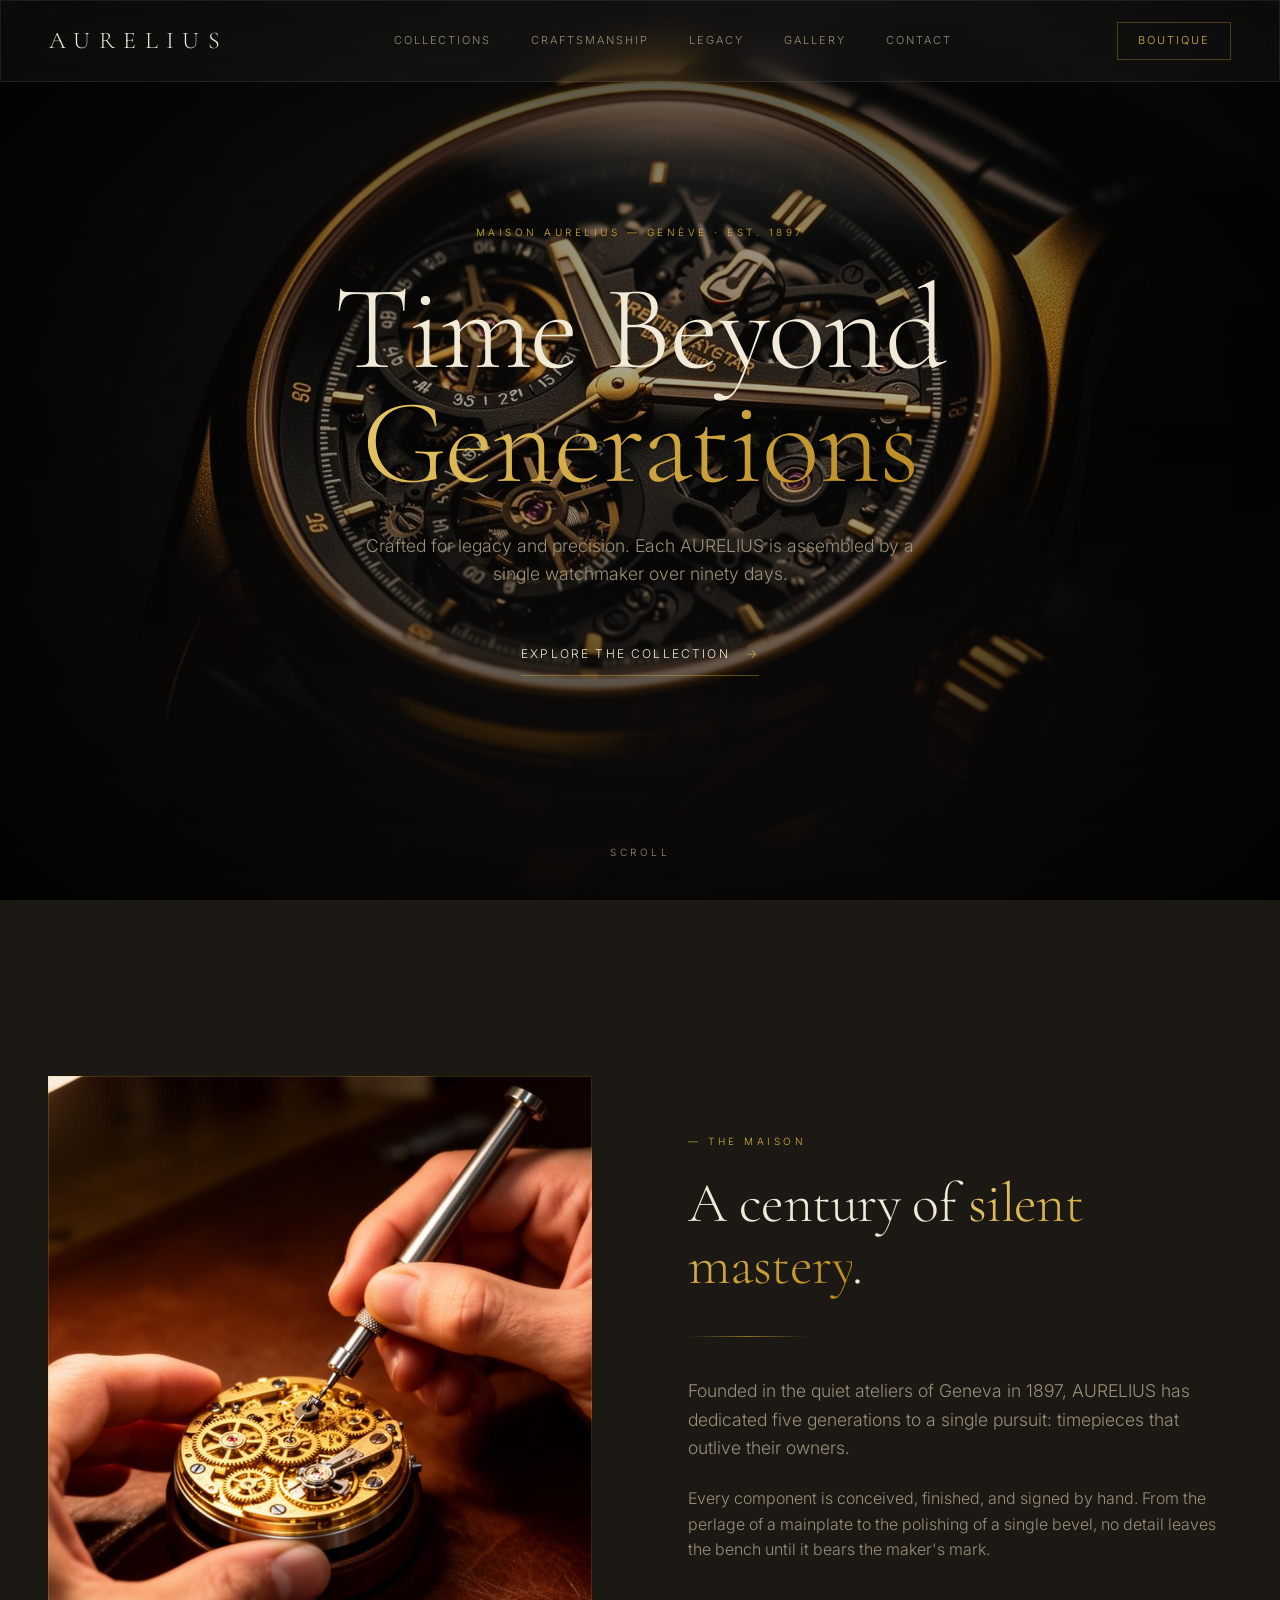
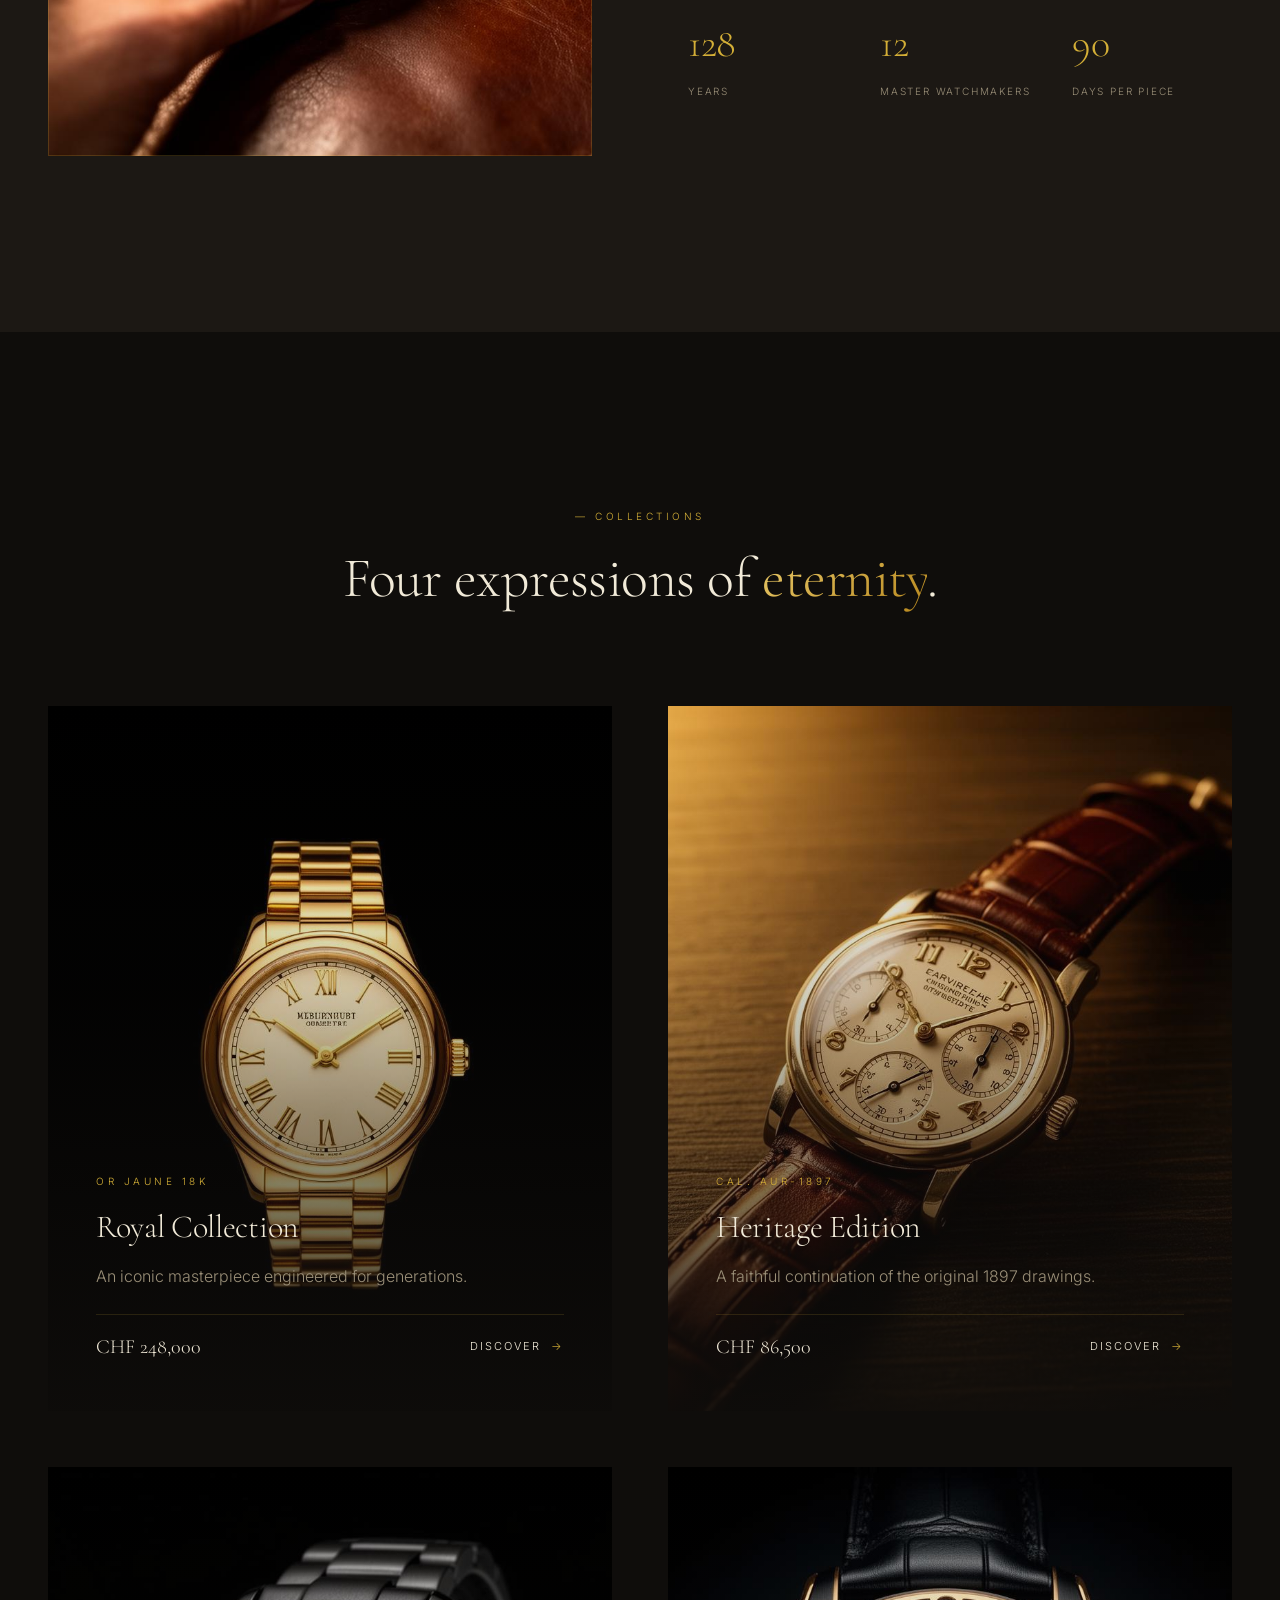
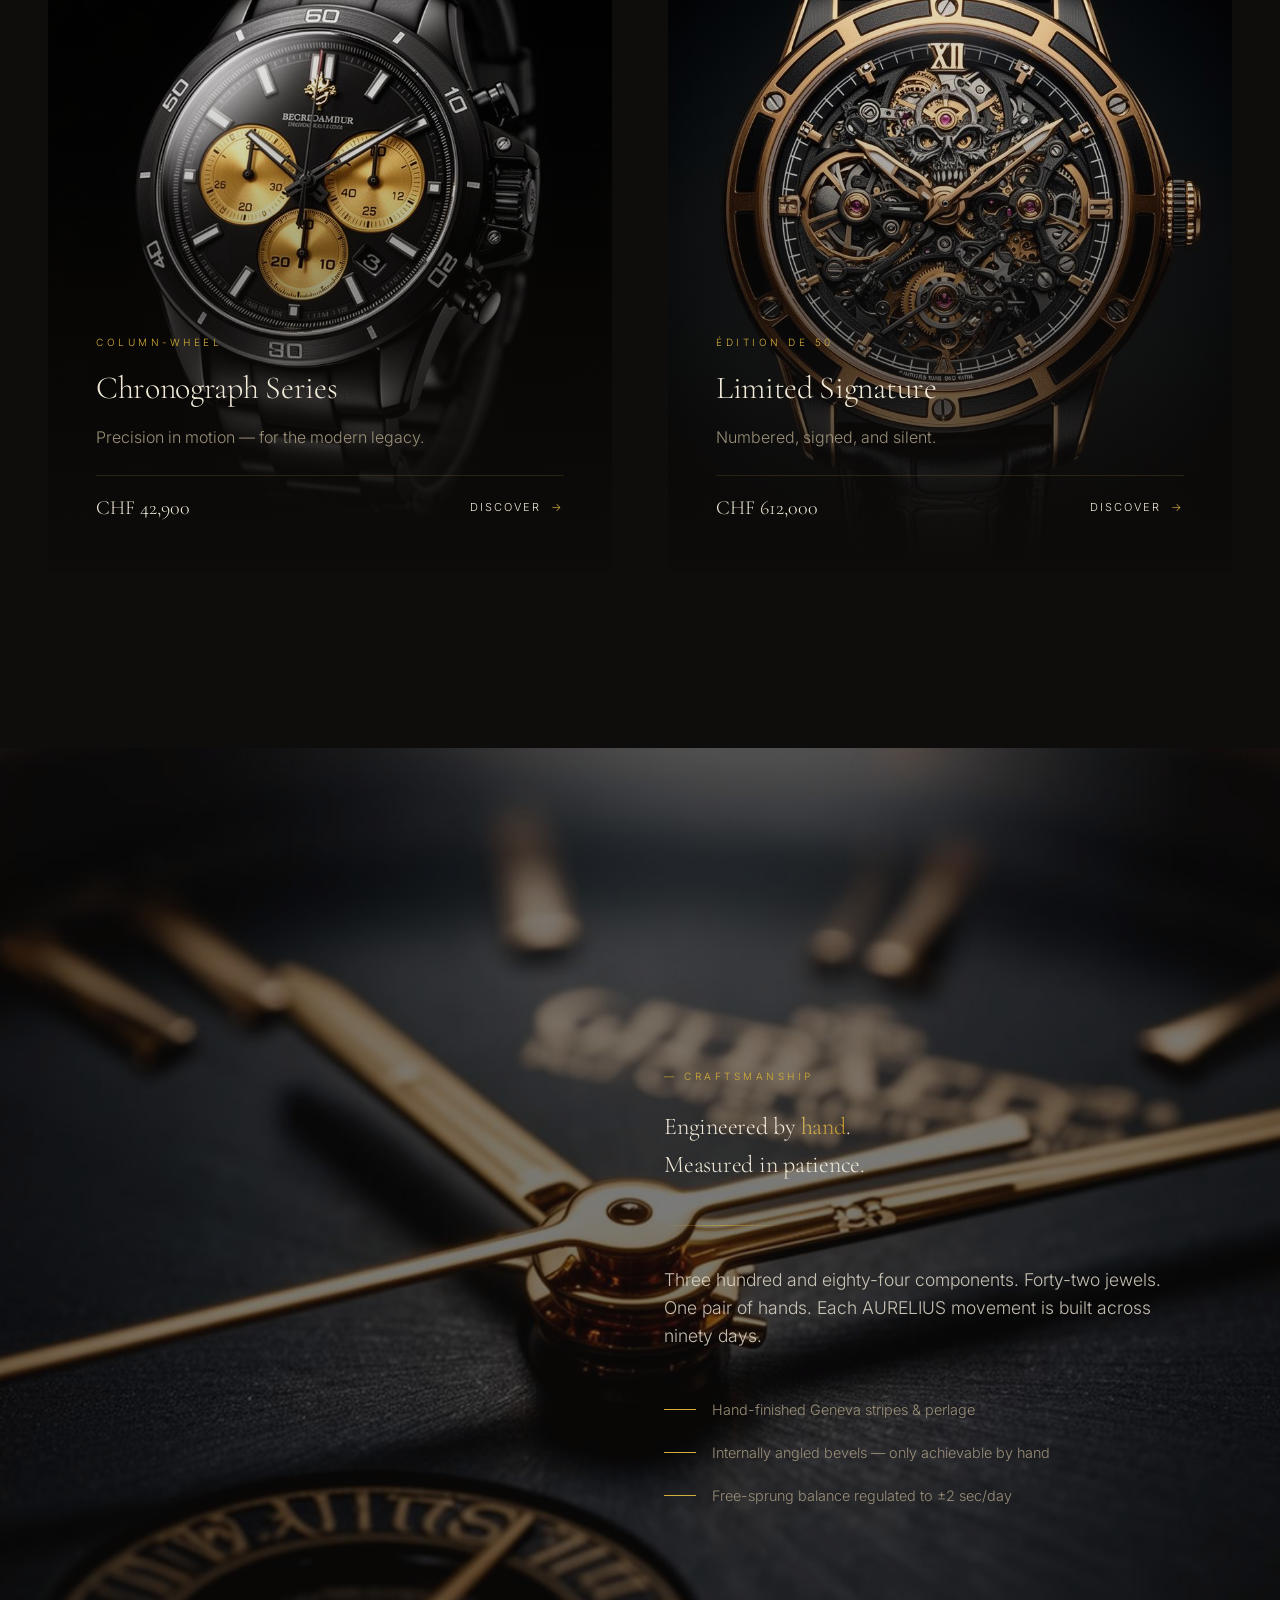
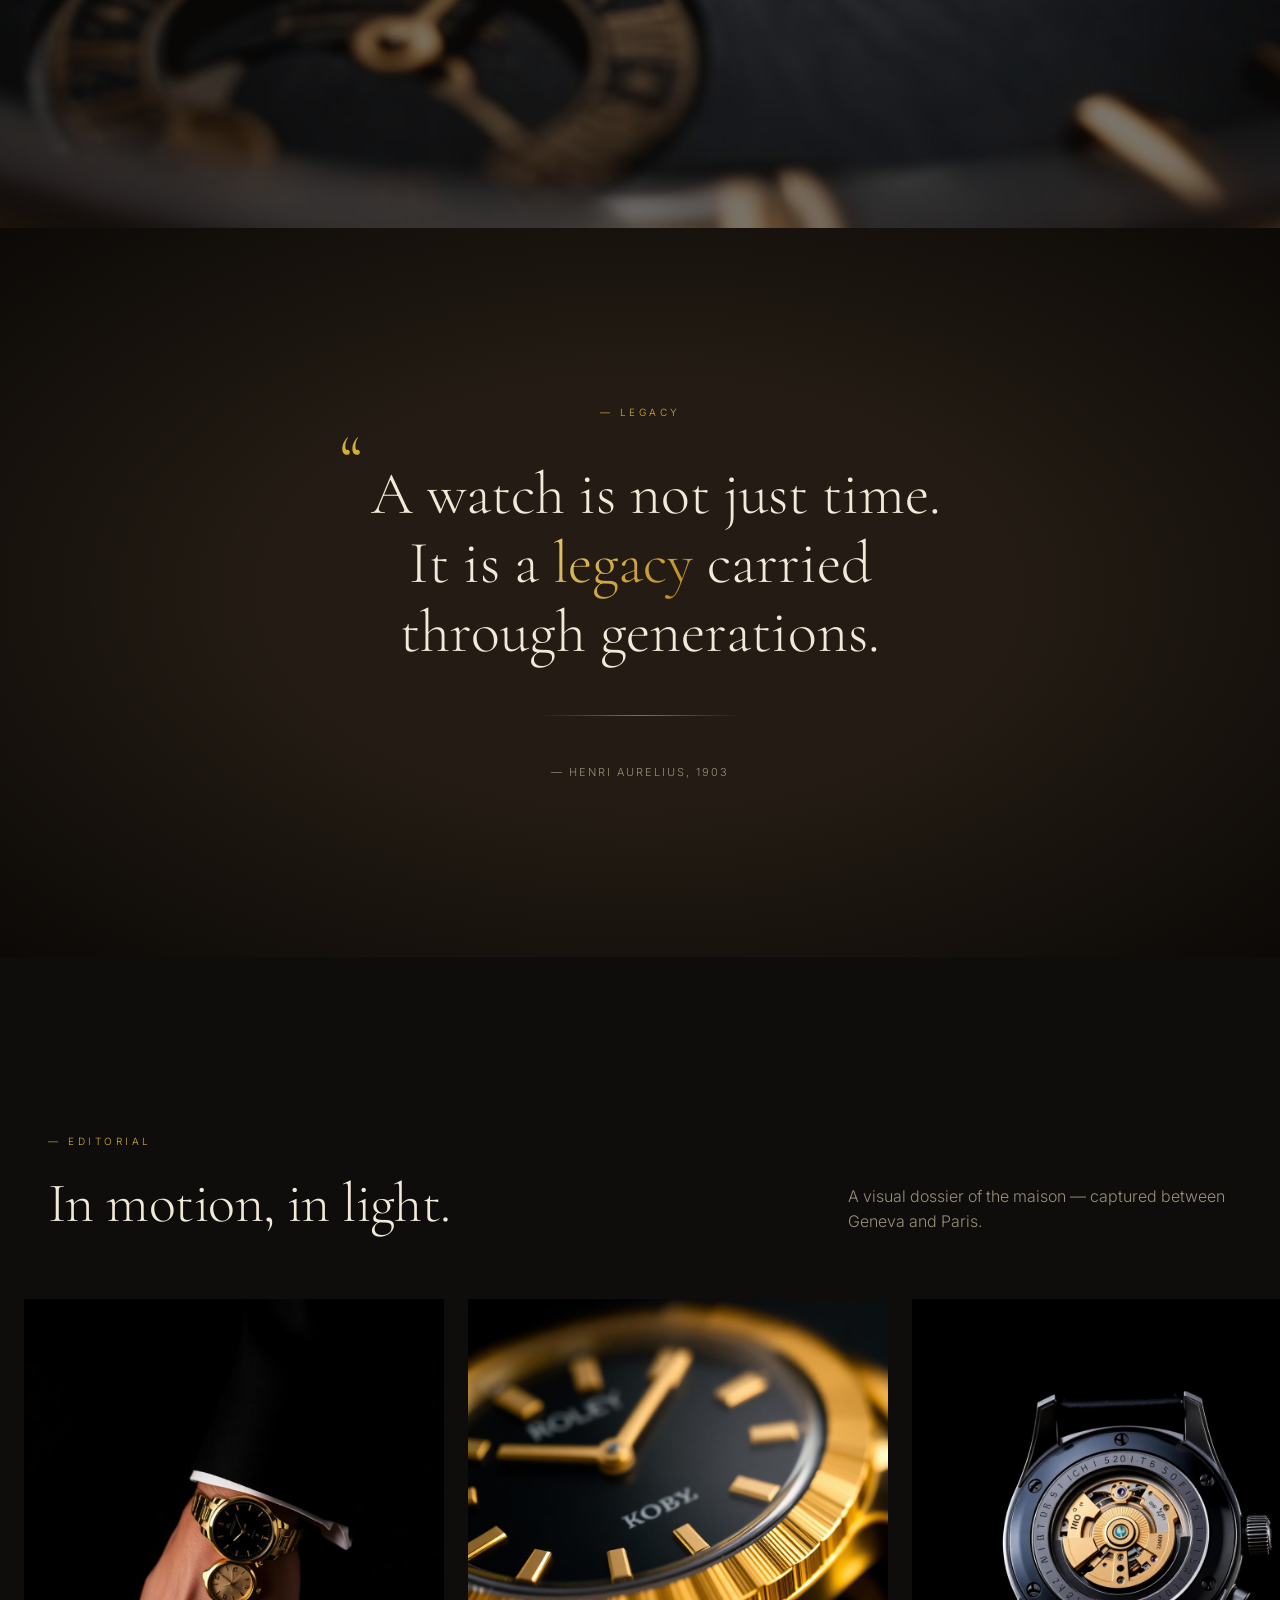
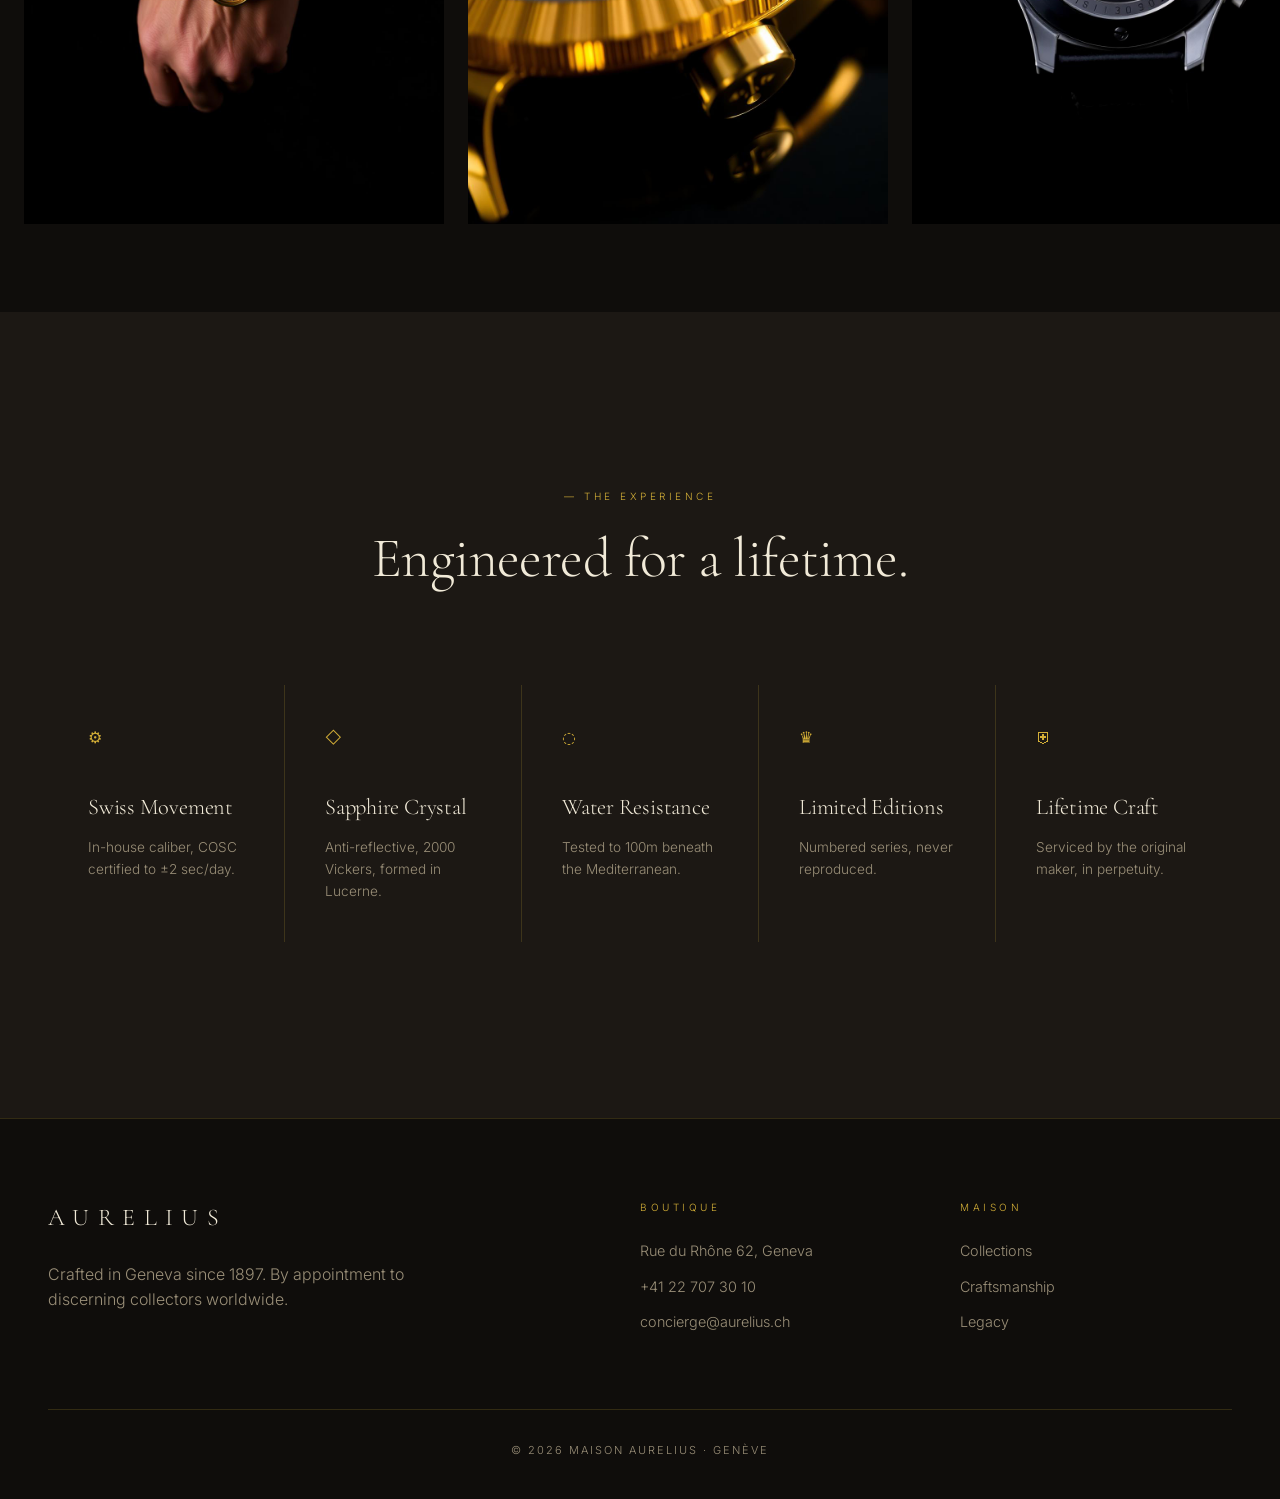
<file: index.html>
<!doctype html>
<html lang="en">
<head>
<meta charset="utf-8"/>
<meta name="viewport" content="width=device-width,initial-scale=1"/>
<title>AURELIUS — Time Beyond Generations</title>
<meta name="description" content="AURELIUS crafts hand-made Swiss luxury timepieces — heirloom watches engineered for legacy, precision, and quiet prestige."/>
<link rel="preconnect" href="https://fonts.googleapis.com"/>
<link rel="preconnect" href="https://fonts.gstatic.com" crossorigin/>
<link rel="stylesheet" href="https://fonts.googleapis.com/css2?family=Cormorant+Garamond:wght@300;400;500;600;700&family=Inter:wght@300;400;500;600&display=swap"/>
<link rel="stylesheet" href="styles.css"/>
<style>
.reveal{opacity:0;transform:translateY(40px);transition:opacity 1.1s cubic-bezier(.22,1,.36,1),transform 1.1s cubic-bezier(.22,1,.36,1)}
.reveal.in{opacity:1;transform:none}
</style>
</head>
<body>
<header class="nav"><div class="glass"><div class="container nav-inner">
  <a href="index.html" class="logo">AURELIUS</a>
  <nav class="nav-links luxe2">
    <a href="#collections">Collections</a>
    <a href="#craft">Craftsmanship</a>
    <a href="#legacy">Legacy</a>
    <a href="#gallery">Gallery</a>
    <a href="#contact">Contact</a>
  </nav>
  <a href="#contact" class="nav-cta luxe2">Boutique</a>
</div></div></header>

<section class="hero" id="top">
  <div class="hero-bg" data-parallax><img src="hero-watch.jpg" alt="AURELIUS signature timepiece"/></div>
  <div class="vignette" style="position:absolute;inset:0;z-index:1"></div>
  <div class="hero-content" data-parallax-fade>
    <p class="luxe gold" style="margin-bottom:2rem">Maison Aurelius — Genève · Est. 1897</p>
    <h1 class="serif">Time Beyond<br/><em class="gold-text">Generations</em></h1>
    <p class="lead">Crafted for legacy and precision. Each AURELIUS is assembled by a single watchmaker over ninety days.</p>
    <a href="#collections" class="link-underline" style="margin-top:3.5rem">Explore the Collection <span class="arrow">→</span></a>
  </div>
  <div style="position:absolute;bottom:2.5rem;left:50%;transform:translateX(-50%);z-index:2" class="luxe muted">Scroll</div>
</section>

<section class="section bg-bg">
  <div class="container two">
    <div class="reveal frame"><img src="workshop.jpg" alt="Aurelius watchmaker at work"/></div>
    <div class="reveal">
      <p class="label luxe">— The Maison</p>
      <h2 class="serif">A century of <em class="gold-text">silent mastery</em>.</h2>
      <div class="hairline"></div>
      <p class="muted" style="font-size:1.1rem;margin-bottom:1.5rem">Founded in the quiet ateliers of Geneva in 1897, AURELIUS has dedicated five generations to a single pursuit: timepieces that outlive their owners.</p>
      <p class="muted">Every component is conceived, finished, and signed by hand. From the perlage of a mainplate to the polishing of a single bevel, no detail leaves the bench until it bears the maker's mark.</p>
      <div class="stats">
        <div><div class="n serif">128</div><div class="l">Years</div></div>
        <div><div class="n serif">12</div><div class="l">Master Watchmakers</div></div>
        <div><div class="n serif">90</div><div class="l">Days per Piece</div></div>
      </div>
    </div>
  </div>
</section>

<section id="collections" class="section bg-onyx">
  <div class="container">
    <div class="center reveal">
      <p class="label luxe">— Collections</p>
      <h2 class="serif">Four expressions of <em class="gold-text">eternity</em>.</h2>
    </div>
    <div class="cards" id="collections-grid"></div>
  </div>
</section>

<section id="craft" class="craft">
  <div class="craft-bg" data-parallax><img src="craft-detail.jpg" alt="Macro detail of AURELIUS dial"/></div>
  <div class="craft-content"><div class="container craft-grid">
    <div class="craft-text reveal">
      <p class="label luxe">— Craftsmanship</p>
      <h2 class="serif">Engineered by <em class="gold-text">hand</em>.<br/>Measured in patience.</h2>
      <div class="hairline"></div>
      <p style="color:rgba(241,234,216,.8);font-size:1.1rem;max-width:32rem">Three hundred and eighty-four components. Forty-two jewels. One pair of hands. Each AURELIUS movement is built across ninety days.</p>
      <div style="margin-top:3rem">
        <div class="bullet">Hand-finished Geneva stripes &amp; perlage</div>
        <div class="bullet">Internally angled bevels — only achievable by hand</div>
        <div class="bullet">Free-sprung balance regulated to ±2 sec/day</div>
      </div>
    </div>
  </div></div>
</section>

<section id="legacy" class="legacy">
  <div class="reveal">
    <p class="label luxe" style="margin-bottom:2.5rem">— Legacy</p>
    <blockquote><span class="qmark serif">“</span>A watch is not just time.<br/>It is a <em class="gold-text">legacy</em> carried<br/>through generations.</blockquote>
    <div class="hairline" style="margin:3rem auto;max-width:200px"></div>
    <p class="luxe2 muted">— Henri Aurelius, 1903</p>
  </div>
</section>

<section id="gallery" class="section bg-onyx" style="padding-bottom:4rem">
  <div class="container" style="margin-bottom:4rem">
    <div class="reveal" style="display:flex;justify-content:space-between;align-items:end;flex-wrap:wrap;gap:2rem">
      <div><p class="label luxe">— Editorial</p><h2 class="serif">In motion, in light.</h2></div>
      <p class="muted" style="max-width:24rem">A visual dossier of the maison — captured between Geneva and Paris.</p>
    </div>
  </div>
  <div class="reveal gallery-row">
    <div class="item"><img src="gallery-1.jpg" alt=""/></div>
    <div class="item"><img src="gallery-2.jpg" alt=""/></div>
    <div class="item"><img src="gallery-3.jpg" alt=""/></div>
    <div class="item"><img src="gallery-4.jpg" alt=""/></div>
    <div class="item"><img src="craft-detail.jpg" alt=""/></div>
    <div class="item"><img src="collection-royal.jpg" alt=""/></div>
  </div>
</section>

<section class="section bg-bg">
  <div class="container">
    <div class="center reveal">
      <p class="label luxe">— The Experience</p>
      <h2 class="serif">Engineered for a lifetime.</h2>
    </div>
    <div class="feat-grid">
      <div class="feat reveal"><div class="ico">⚙</div><h3 class="serif">Swiss Movement</h3><p>In-house caliber, COSC certified to ±2 sec/day.</p></div>
      <div class="feat reveal"><div class="ico">◇</div><h3 class="serif">Sapphire Crystal</h3><p>Anti-reflective, 2000 Vickers, formed in Lucerne.</p></div>
      <div class="feat reveal"><div class="ico">◌</div><h3 class="serif">Water Resistance</h3><p>Tested to 100m beneath the Mediterranean.</p></div>
      <div class="feat reveal"><div class="ico">♛</div><h3 class="serif">Limited Editions</h3><p>Numbered series, never reproduced.</p></div>
      <div class="feat reveal"><div class="ico">⛨</div><h3 class="serif">Lifetime Craft</h3><p>Serviced by the original maker, in perpetuity.</p></div>
    </div>
  </div>
</section>

<footer id="contact">
  <div class="container">
    <div class="footer-grid">
      <div>
        <div class="logo" style="margin-bottom:1.5rem">AURELIUS</div>
        <p class="muted" style="max-width:24rem">Crafted in Geneva since 1897. By appointment to discerning collectors worldwide.</p>
      </div>
      <div>
        <h4>Boutique</h4>
        <ul>
          <li>Rue du Rhône 62, Geneva</li>
          <li>+41 22 707 30 10</li>
          <li>concierge@aurelius.ch</li>
        </ul>
      </div>
      <div>
        <h4>Maison</h4>
        <ul>
          <li><a href="#collections">Collections</a></li>
          <li><a href="#craft">Craftsmanship</a></li>
          <li><a href="#legacy">Legacy</a></li>
        </ul>
      </div>
    </div>
    <div class="copy">© 2026 Maison Aurelius · Genève</div>
  </div>
</footer>

<script src="data.js"></script>
<script>
const grid = document.getElementById('collections-grid');
WATCHES.forEach((c)=>{
  const a=document.createElement('a');
  a.href=`watch.html?slug=${c.slug}`;
  a.className='card reveal';
  a.innerHTML=`<img src="${c.image}" alt="${c.name}" loading="lazy"/>
    <div class="card-body">
      <p class="luxe gold">${c.tag}</p>
      <h3 class="serif">${c.name}</h3>
      <p class="muted" style="max-width:28rem">${c.description}</p>
      <div class="row">
        <span class="price">${c.price}</span>
        <span class="luxe2">Discover &nbsp;<span style="color:var(--gold)">→</span></span>
      </div>
    </div>`;
  grid.appendChild(a);
});
</script>
<script src="app.js"></script>
</body>
</html>
</file>
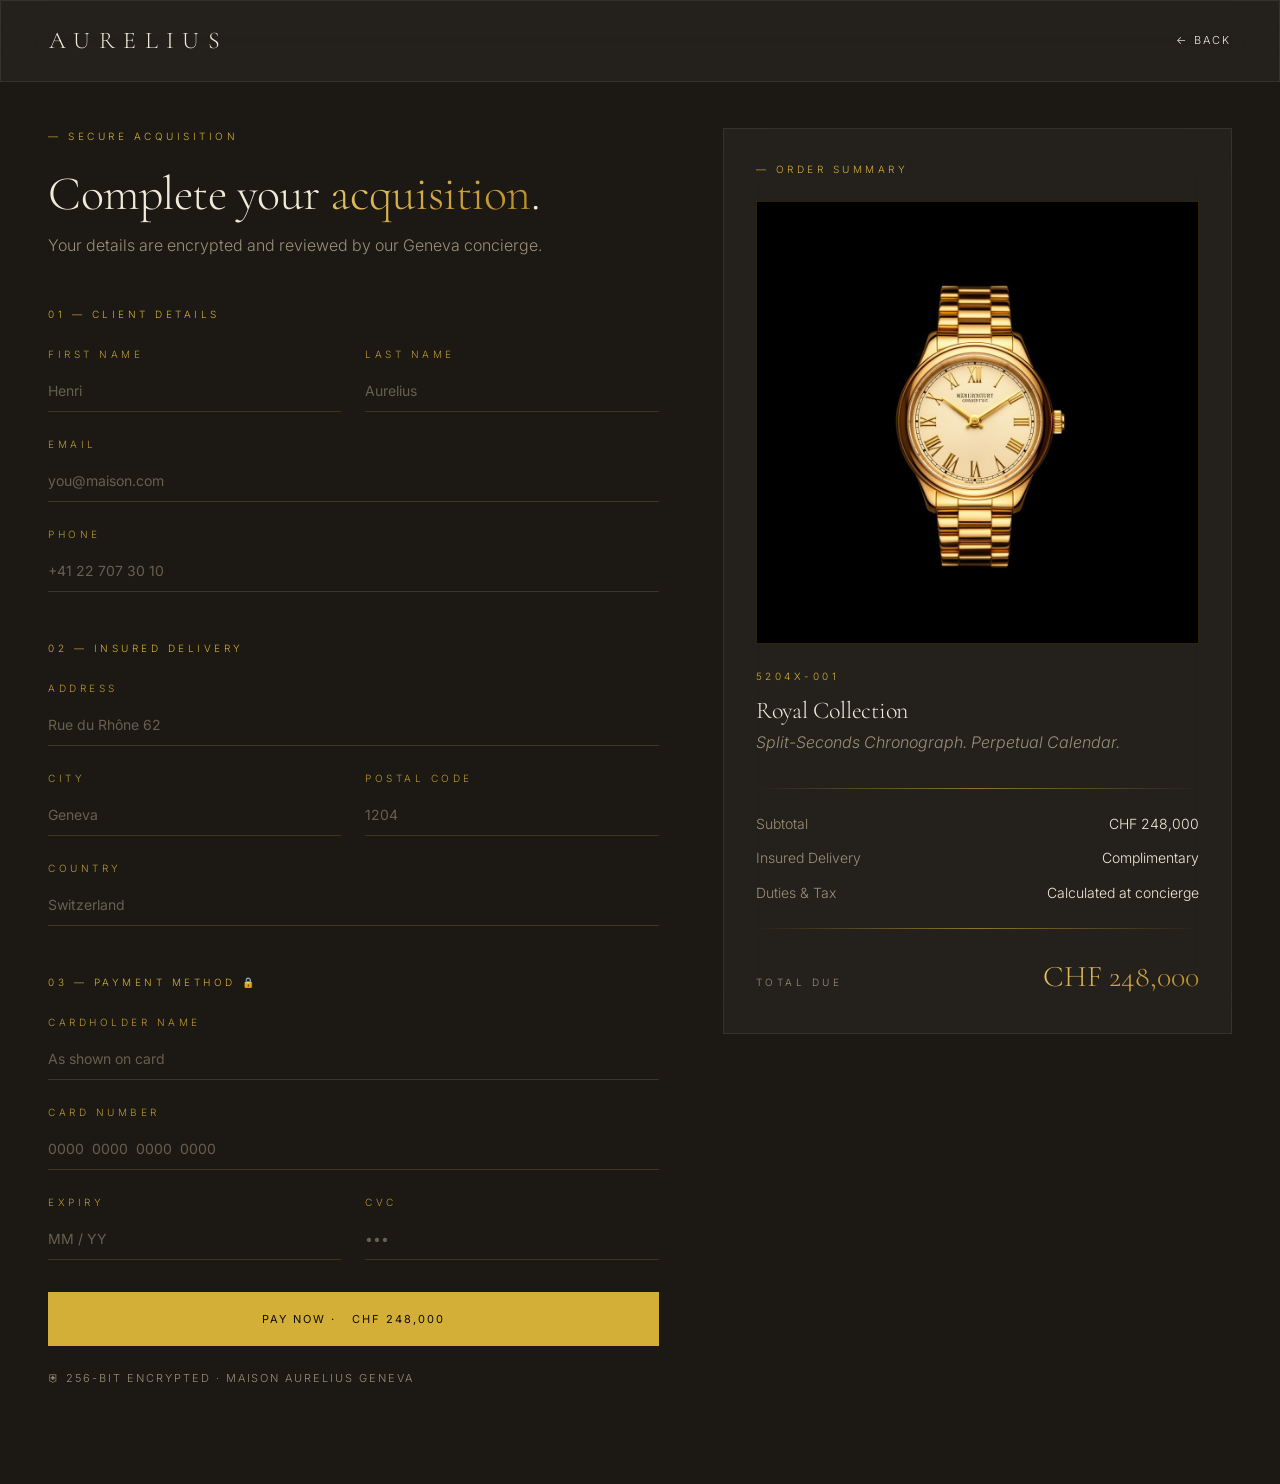
<file: checkout.html>
<!doctype html>
<html lang="en">
<head>
<meta charset="utf-8"/>
<meta name="viewport" content="width=device-width,initial-scale=1"/>
<title>Acquire — AURELIUS</title>
<link rel="preconnect" href="https://fonts.googleapis.com"/>
<link rel="preconnect" href="https://fonts.gstatic.com" crossorigin/>
<link rel="stylesheet" href="https://fonts.googleapis.com/css2?family=Cormorant+Garamond:wght@300;400;500;600;700&family=Inter:wght@300;400;500;600&display=swap"/>
<link rel="stylesheet" href="styles.css"/>
</head>
<body>
<header class="nav"><div class="glass"><div class="container nav-inner">
  <a href="index.html" class="logo">AURELIUS</a>
  <a id="back" href="index.html" class="luxe2 cream">← Back</a>
</div></div></header>

<div class="container co-grid">
  <div class="co-form">
    <p class="label luxe">— Secure Acquisition</p>
    <h1 class="serif" style="font-size:clamp(2rem,5vw,3rem);line-height:1.1">Complete your <em class="gold-text">acquisition</em>.</h1>
    <p class="muted" style="margin-top:.75rem;margin-bottom:3rem">Your details are encrypted and reviewed by our Geneva concierge.</p>
    <form id="payform" novalidate>
      <section>
        <h2 class="sec">01 — Client Details</h2>
        <div class="fields">
          <div class="field"><label>First Name</label><input required placeholder="Henri"/></div>
          <div class="field"><label>Last Name</label><input required placeholder="Aurelius"/></div>
          <div class="field full"><label>Email</label><input required type="email" placeholder="you@maison.com"/></div>
          <div class="field full"><label>Phone</label><input required placeholder="+41 22 707 30 10"/></div>
        </div>
      </section>
      <section>
        <h2 class="sec">02 — Insured Delivery</h2>
        <div class="fields">
          <div class="field full"><label>Address</label><input required placeholder="Rue du Rhône 62"/></div>
          <div class="field"><label>City</label><input required placeholder="Geneva"/></div>
          <div class="field"><label>Postal Code</label><input required placeholder="1204"/></div>
          <div class="field full"><label>Country</label><input required placeholder="Switzerland"/></div>
        </div>
      </section>
      <section>
        <h2 class="sec">03 — Payment Method 🔒</h2>
        <div class="fields">
          <div class="field full"><label>Cardholder Name</label><input required placeholder="As shown on card"/></div>
          <div class="field full"><label>Card Number</label><input required inputmode="numeric" maxlength="19" placeholder="0000  0000  0000  0000"/></div>
          <div class="field"><label>Expiry</label><input required placeholder="MM / YY"/></div>
          <div class="field"><label>CVC</label><input required inputmode="numeric" maxlength="4" placeholder="•••"/></div>
        </div>
      </section>

      <div id="err" class="error" style="display:none">
        <span class="x">⚠</span>
        <div><p class="t">Bank Server Unavailable</p><p class="m">The bank server isn't working properly. Please try again later.</p></div>
      </div>

      <button id="paybtn" type="submit" class="btn btn-gold" style="width:100%;justify-content:center;margin-top:2rem">Pay Now · <span id="paytxt"></span></button>
      <p class="luxe2 muted" style="margin-top:1.5rem">⛨ 256-bit Encrypted · Maison Aurelius Geneva</p>
    </form>
  </div>

  <aside>
    <div class="summary glass">
      <p class="label luxe">— Order Summary</p>
      <div class="sum-img"><img id="simg" alt=""/></div>
      <p class="luxe gold" id="sref"></p>
      <h3 class="serif" id="sname" style="font-size:1.5rem;color:var(--cream);margin-top:.5rem"></h3>
      <p class="muted" id="stagline" style="font-style:italic;margin-bottom:2rem"></p>
      <div class="hairline" style="max-width:none;margin:1.5rem 0"></div>
      <div class="sum-row"><span>Subtotal</span><span id="ssub"></span></div>
      <div class="sum-row"><span>Insured Delivery</span><span>Complimentary</span></div>
      <div class="sum-row"><span>Duties &amp; Tax</span><span>Calculated at concierge</span></div>
      <div class="hairline" style="max-width:none;margin:1.5rem 0"></div>
      <div class="sum-total"><span class="luxe muted">Total Due</span><span class="v gold-text" id="stot"></span></div>
    </div>
  </aside>
</div>

<script src="data.js"></script>
<script>
const slug = new URLSearchParams(location.search).get('slug') || 'royal';
const w = getWatch(slug) || WATCHES[0];
document.getElementById('back').href = `watch.html?slug=${w.slug}`;
document.getElementById('simg').src = w.image;
document.getElementById('sref').textContent = w.ref;
document.getElementById('sname').textContent = w.name;
document.getElementById('stagline').textContent = w.tagline;
document.getElementById('ssub').textContent = w.price;
document.getElementById('stot').textContent = w.price;
document.getElementById('paytxt').textContent = w.price;

const form = document.getElementById('payform');
const btn = document.getElementById('paybtn');
const err = document.getElementById('err');
form.addEventListener('submit',(e)=>{
  e.preventDefault();
  err.style.display='none';
  btn.disabled=true;
  btn.innerHTML = 'Contacting Bank…';
  setTimeout(()=>{
    btn.disabled=false;
    btn.innerHTML = `Pay Now · ${w.price}`;
    err.style.display='flex';
    alert("The bank server isn't working properly. Please try again later.");
  },1600);
});
</script>
</body>
</html>
</file>
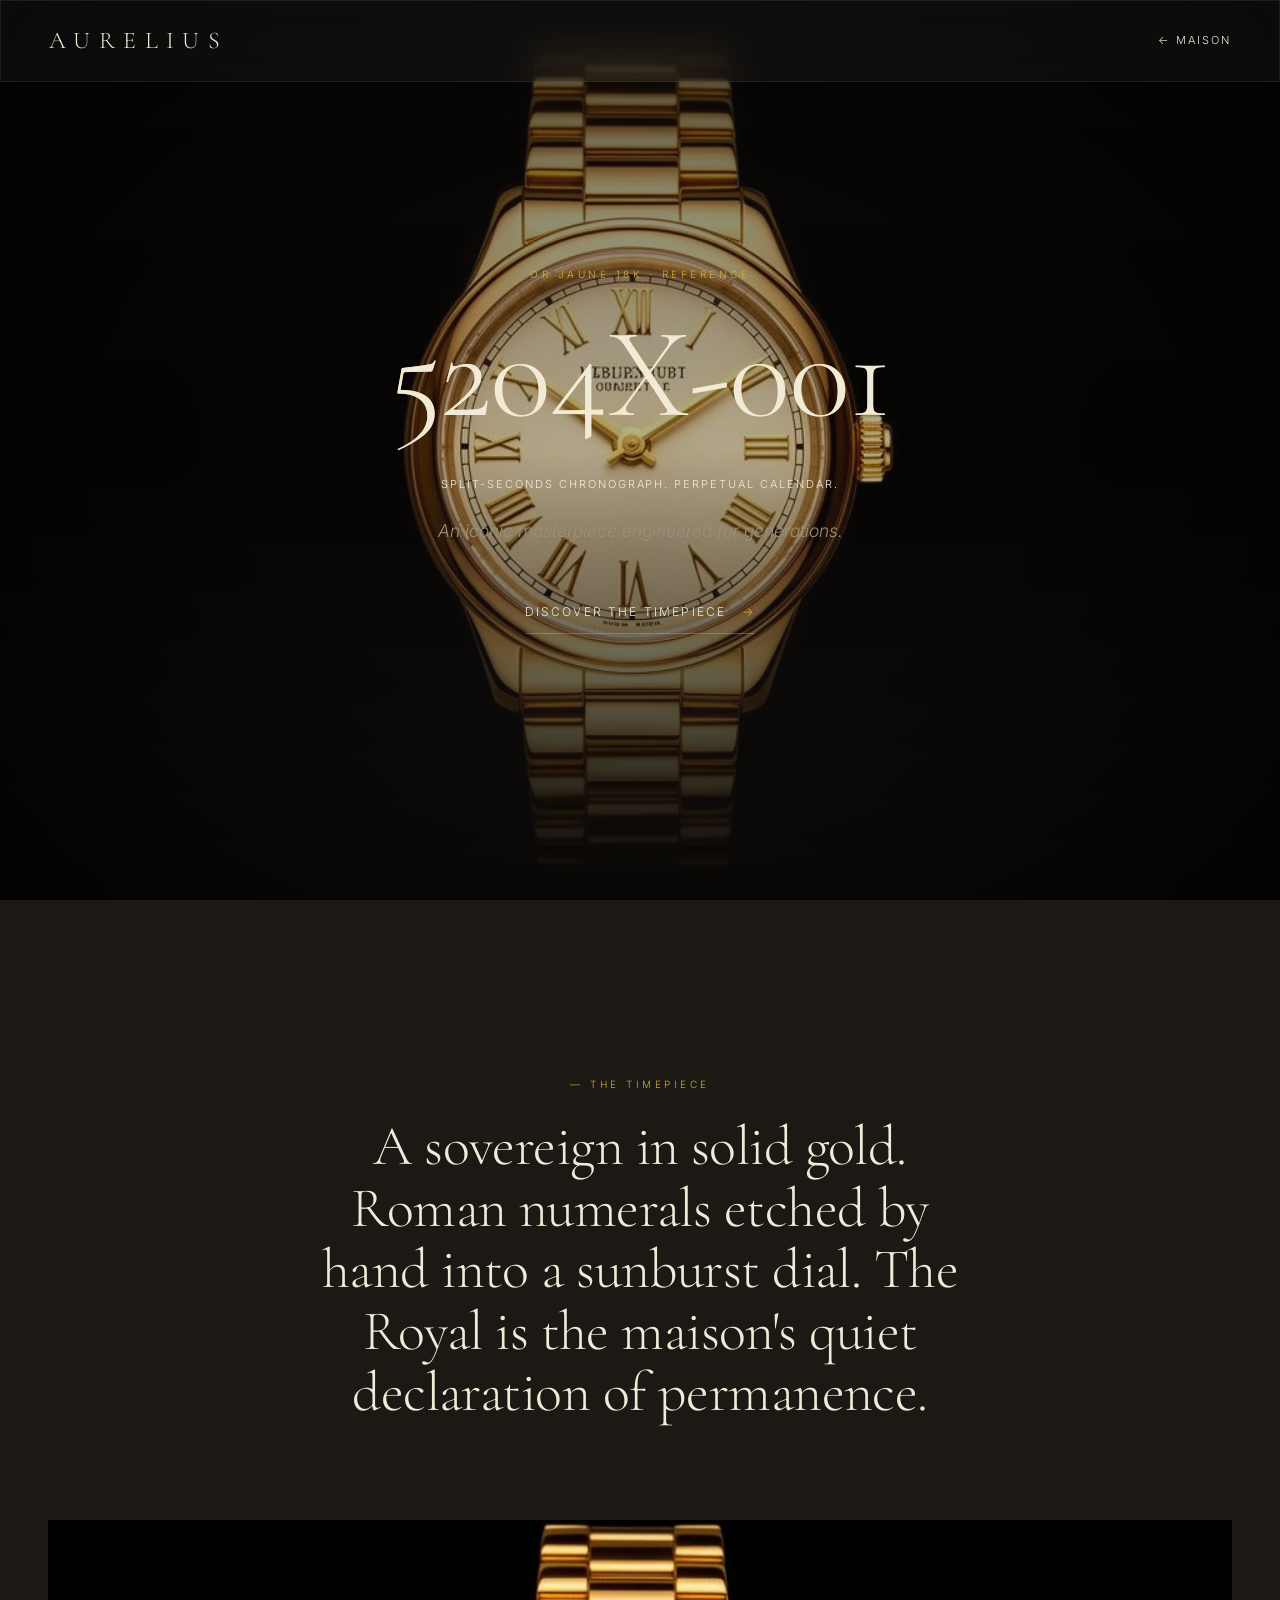
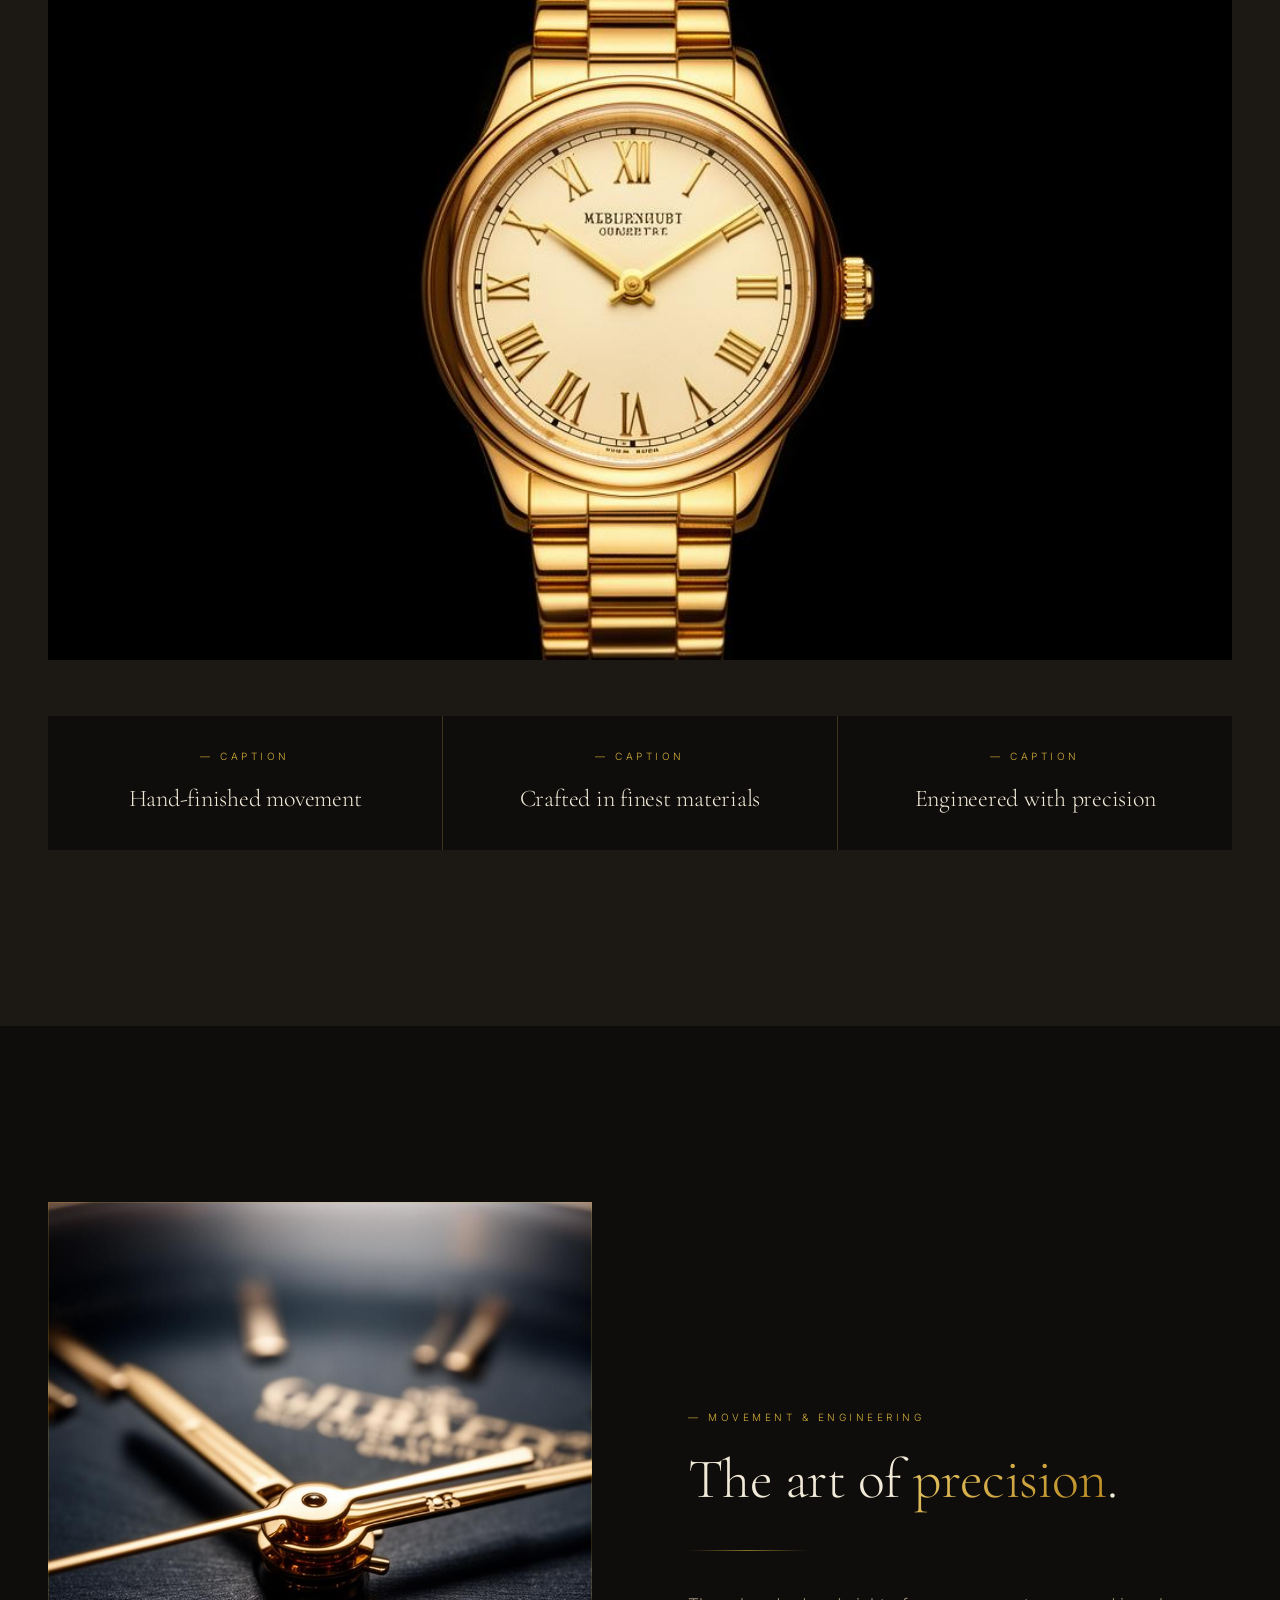
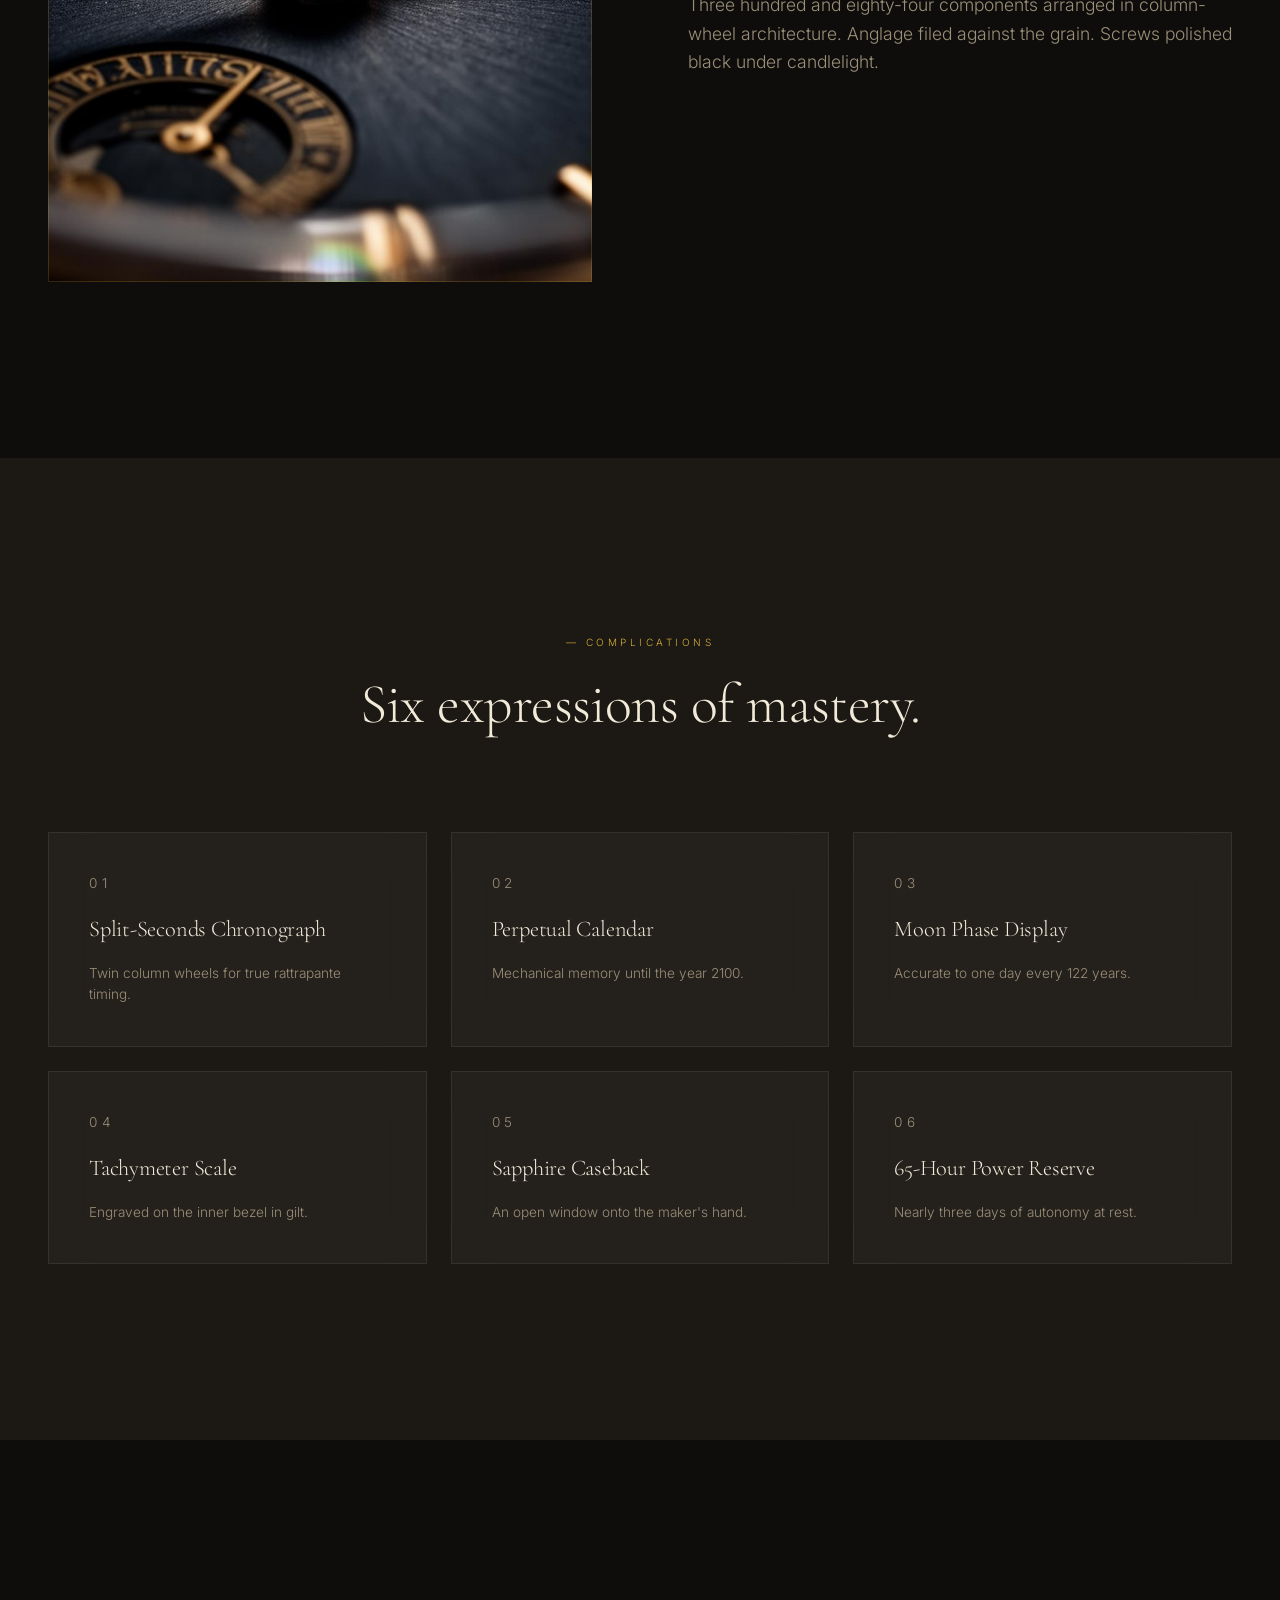
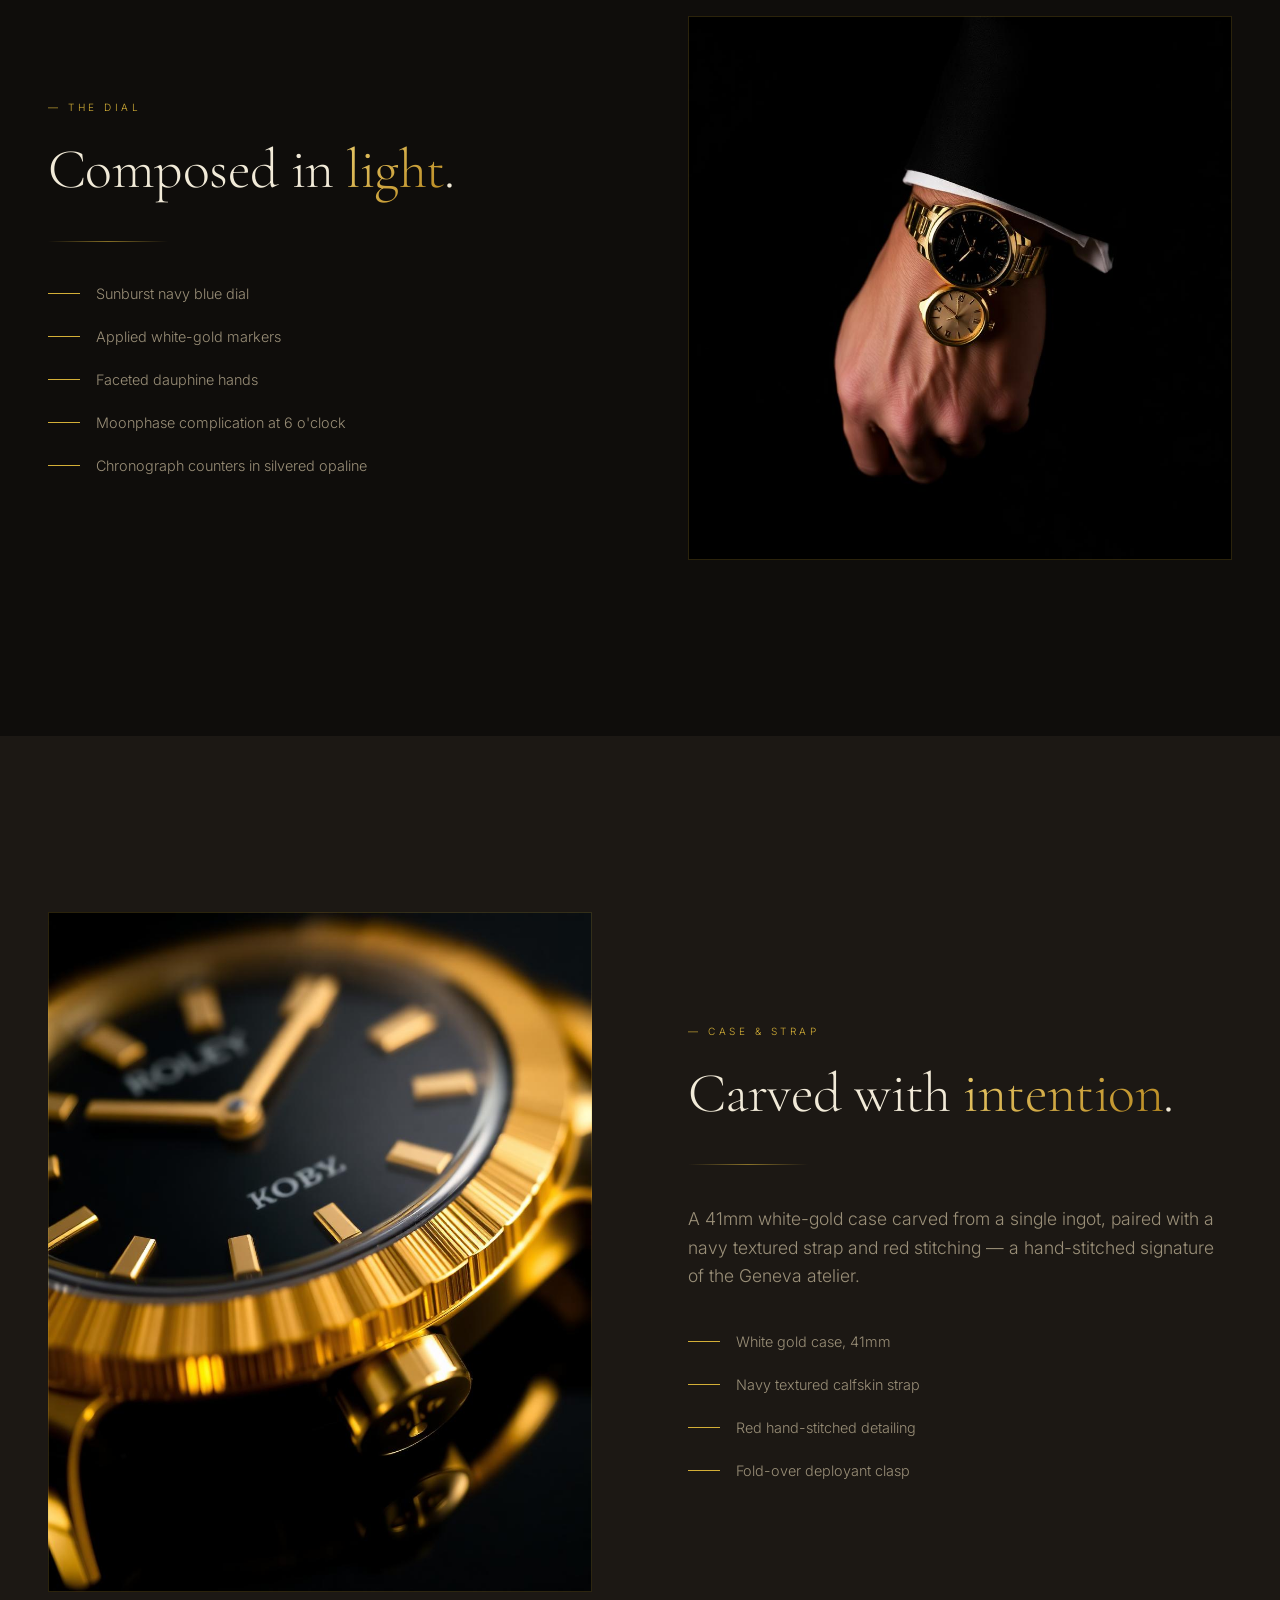
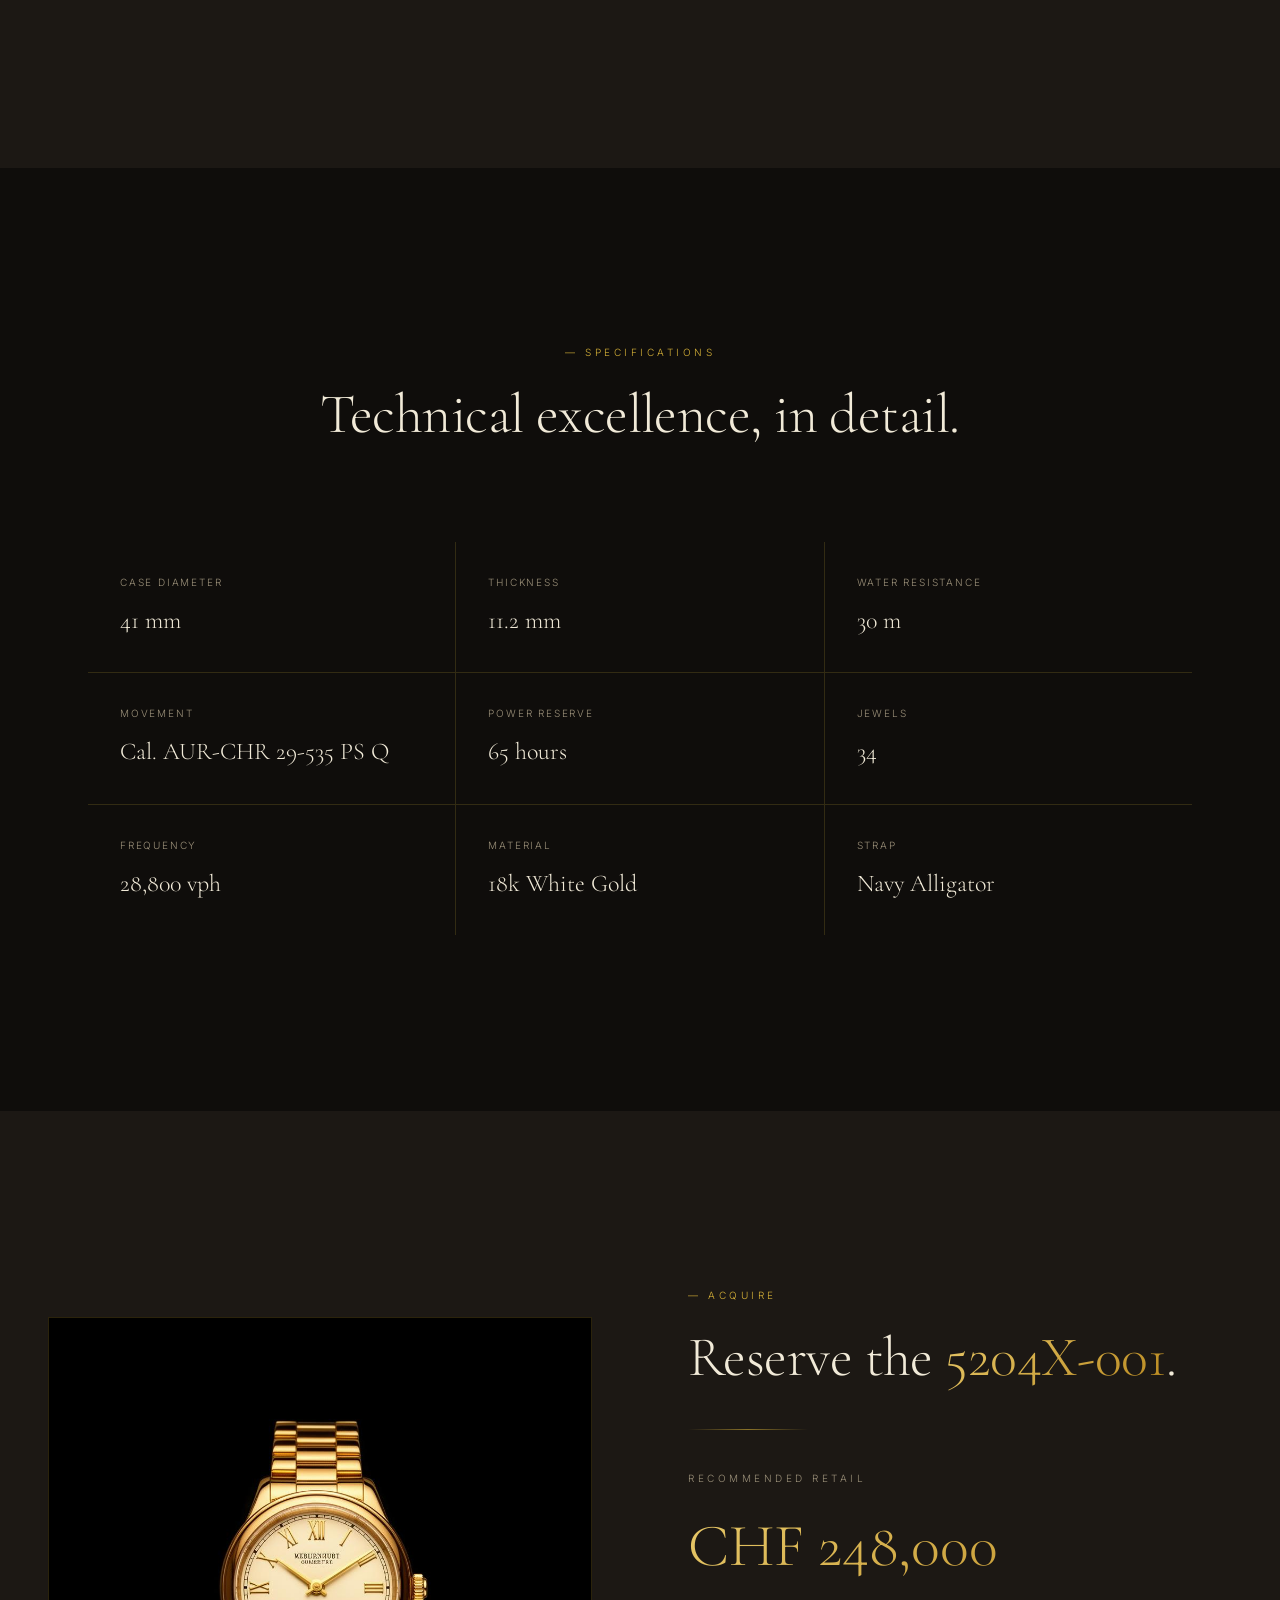
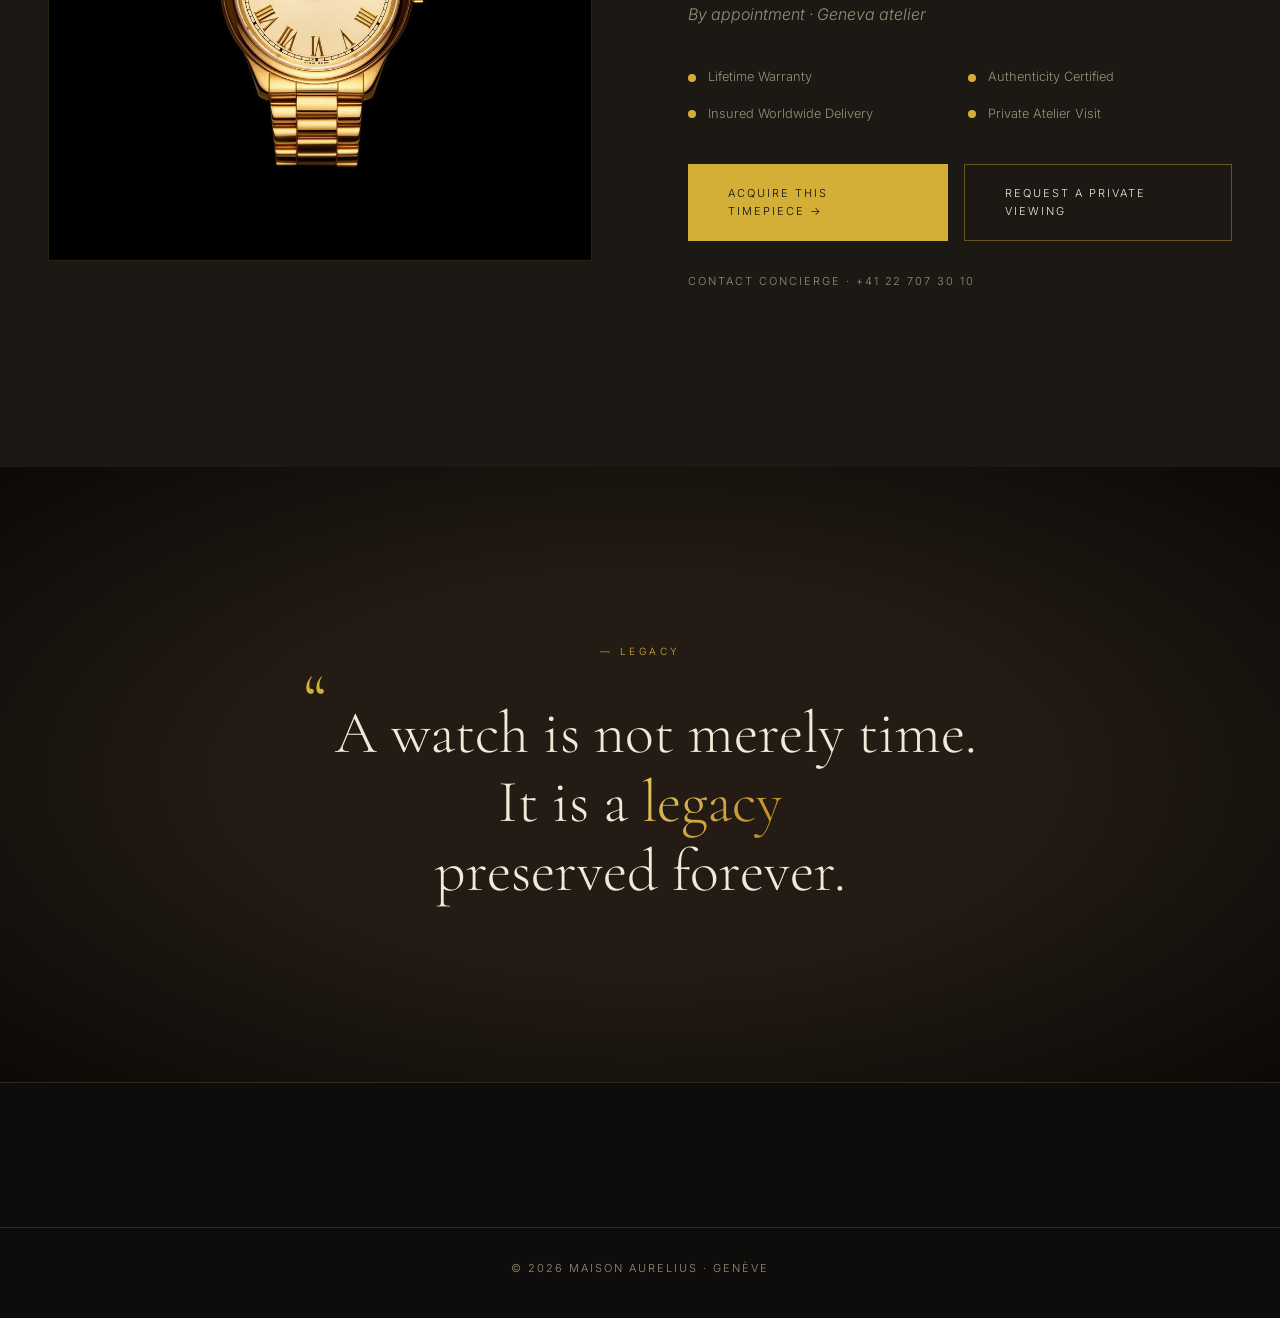
<file: watch.html>
<!doctype html>
<html lang="en">
<head>
<meta charset="utf-8"/>
<meta name="viewport" content="width=device-width,initial-scale=1"/>
<title>AURELIUS Timepiece</title>
<link rel="preconnect" href="https://fonts.googleapis.com"/>
<link rel="preconnect" href="https://fonts.gstatic.com" crossorigin/>
<link rel="stylesheet" href="https://fonts.googleapis.com/css2?family=Cormorant+Garamond:wght@300;400;500;600;700&family=Inter:wght@300;400;500;600&display=swap"/>
<link rel="stylesheet" href="styles.css"/>
<style>
.reveal{opacity:0;transform:translateY(40px);transition:opacity 1.1s cubic-bezier(.22,1,.36,1),transform 1.1s cubic-bezier(.22,1,.36,1)}
.reveal.in{opacity:1;transform:none}
</style>
</head>
<body>
<header class="nav"><div class="glass"><div class="container nav-inner">
  <a href="index.html" class="logo">AURELIUS</a>
  <a href="index.html" class="luxe2 cream">← Maison</a>
</div></div></header>
<main id="main"></main>
<footer><div class="container copy">© 2026 Maison Aurelius · Genève</div></footer>
<script src="data.js"></script>
<script src="app.js"></script>
<script>
const slug = new URLSearchParams(location.search).get('slug') || 'royal';
const w = getWatch(slug);
const main = document.getElementById('main');
if(!w){
  main.innerHTML = `<div style="min-height:80vh;display:flex;align-items:center;justify-content:center;text-align:center">
    <div><p class="luxe gold">Not Found</p><h1 class="serif" style="font-size:2.5rem;margin:1rem 0">This timepiece does not exist.</h1>
    <a href="index.html" class="link-underline">Return to the Maison</a></div></div>`;
} else {
  document.title = `${w.ref} — ${w.name} | AURELIUS`;
  main.innerHTML = `
    <section class="hero detail-hero">
      <div class="hero-bg" data-parallax><img src="${w.image}" alt="${w.name}"/></div>
      <div class="vignette" style="position:absolute;inset:0;z-index:1"></div>
      <div class="hero-content" data-parallax-fade>
        <p class="luxe gold" style="margin-bottom:2rem">${w.tag} · Reference</p>
        <h1 class="gold-text serif">${w.ref}</h1>
        <p class="luxe2 cream" style="margin-top:2.5rem">${w.tagline}</p>
        <p class="muted" style="margin-top:1.5rem;font-style:italic;max-width:36rem;font-size:1.1rem">${w.description}</p>
        <a href="#showcase" class="link-underline" style="margin-top:3.5rem">Discover the Timepiece <span class="arrow">→</span></a>
      </div>
    </section>

    <section id="showcase" class="section bg-bg">
      <div class="container">
        <div class="center reveal"><p class="label luxe">— The Timepiece</p>
          <h2 class="serif">${w.story}</h2></div>
        <div class="reveal" style="position:relative;aspect-ratio:16/10;overflow:hidden">
          <img src="${w.image}" alt="${w.name}" style="width:100%;height:100%;object-fit:cover"/>
        </div>
        <div class="spec-grid" style="margin-top:3.5rem">
          ${["Hand-finished movement","Crafted in finest materials","Engineered with precision"].map(c=>`
            <div class="spec reveal" style="text-align:center"><p class="luxe gold" style="margin-bottom:1rem">— Caption</p><p class="serif" style="font-size:1.5rem;color:var(--cream)">${c}</p></div>`).join("")}
        </div>
      </div>
    </section>

    <section class="section bg-onyx">
      <div class="container two">
        <div class="reveal frame"><img src="${w.movement}" alt="Movement detail"/></div>
        <div class="reveal">
          <p class="label luxe">— Movement &amp; Engineering</p>
          <h2 class="serif">The art of <em class="gold-text">precision</em>.</h2>
          <div class="hairline"></div>
          <p class="muted" style="font-size:1.1rem">${w.movementStory}</p>
        </div>
      </div>
    </section>

    <section class="section bg-bg">
      <div class="container">
        <div class="center reveal"><p class="label luxe">— Complications</p><h2 class="serif">Six expressions of mastery.</h2></div>
        <div class="hl-grid">
          ${w.highlights.map((h,i)=>`<div class="hl glass reveal"><p class="luxe gold">0${i+1}</p><h3 class="serif">${h.title}</h3><p>${h.desc}</p></div>`).join("")}
        </div>
      </div>
    </section>

    <section class="section bg-onyx">
      <div class="container two">
        <div class="reveal">
          <p class="label luxe">— The Dial</p>
          <h2 class="serif">Composed in <em class="gold-text">light</em>.</h2>
          <div class="hairline"></div>
          ${w.dial.map(d=>`<div class="bullet">${d}</div>`).join("")}
        </div>
        <div class="reveal frame" style="aspect-ratio:1/1"><img src="${w.macro}" alt="Dial macro"/></div>
      </div>
    </section>

    <section class="section bg-bg">
      <div class="container two">
        <div class="reveal frame"><img src="${w.caseStrap}" alt="Case and strap"/></div>
        <div class="reveal">
          <p class="label luxe">— Case &amp; Strap</p>
          <h2 class="serif">Carved with <em class="gold-text">intention</em>.</h2>
          <div class="hairline"></div>
          <p class="muted" style="font-size:1.1rem;margin-bottom:2.5rem">${w.caseStory}</p>
          ${w.caseDetails.map(d=>`<div class="bullet">${d}</div>`).join("")}
        </div>
      </div>
    </section>

    <section class="section bg-onyx">
      <div class="container" style="max-width:1200px">
        <div class="center reveal"><p class="label luxe">— Specifications</p><h2 class="serif">Technical excellence, in detail.</h2></div>
        <div class="reveal spec-grid">
          ${w.specs.map(([l,v])=>`<div class="spec"><p class="l">${l}</p><p class="v">${v}</p></div>`).join("")}
        </div>
      </div>
    </section>

    <section id="acquire" class="section bg-bg">
      <div class="container two">
        <div class="reveal frame" style="aspect-ratio:1/1"><img src="${w.image}" alt="${w.name}"/></div>
        <div class="reveal">
          <p class="label luxe">— Acquire</p>
          <h2 class="serif">Reserve the <em class="gold-text">${w.ref}</em>.</h2>
          <div class="hairline"></div>
          <p class="luxe muted" style="margin-bottom:.75rem">Recommended Retail</p>
          <p class="price-big gold-text">${w.price}</p>
          <p class="muted" style="font-style:italic;margin-bottom:2rem">${w.availability}</p>
          <div class="trust">
            <div><span class="dot"></span> Lifetime Warranty</div>
            <div><span class="dot"></span> Authenticity Certified</div>
            <div><span class="dot"></span> Insured Worldwide Delivery</div>
            <div><span class="dot"></span> Private Atelier Visit</div>
          </div>
          <div class="acquire-actions">
            <a href="checkout.html?slug=${w.slug}" class="btn btn-gold">Acquire This Timepiece →</a>
            <a href="#" class="btn btn-outline">Request a Private Viewing</a>
          </div>
          <p class="luxe2 muted" style="margin-top:2rem">Contact concierge · +41 22 707 30 10</p>
        </div>
      </div>
    </section>

    <section class="legacy">
      <div class="reveal">
        <p class="label luxe" style="margin-bottom:2.5rem">— Legacy</p>
        <blockquote><span class="qmark serif">“</span>A watch is not merely time.<br/>It is a <em class="gold-text">legacy</em><br/>preserved forever.</blockquote>
      </div>
    </section>
  `;
  document.querySelectorAll('.reveal').forEach(el=>{
    new IntersectionObserver((e,o)=>{e.forEach(en=>{if(en.isIntersecting){en.target.classList.add('in');o.unobserve(en.target)}})},{rootMargin:"-80px"}).observe(el);
  });
}
</script>
</body>
</html>
</file>
<file: styles.css>
:root{
  --bg:#1c1814; --onyx:#0f0d0b; --deep:#241c14; --card:#1f1a14;
  --cream:#f1ead8; --muted:#9a8f78; --gold:#d4af37; --gold-soft:#e8c96a;
  --border:rgba(212,175,55,.18);
  --serif:"Cormorant Garamond","Playfair Display",Georgia,serif;
  --sans:"Inter",system-ui,sans-serif;
  --grad-gold:linear-gradient(135deg,#e8c96a,#b8881e);
  --vignette:radial-gradient(ellipse at center,transparent 40%,rgba(0,0,0,.85) 100%);
}
*{box-sizing:border-box;margin:0;padding:0;border-color:var(--border)}
html{scroll-behavior:smooth}
body{background:var(--bg);color:var(--cream);font-family:var(--sans);font-weight:300;-webkit-font-smoothing:antialiased;line-height:1.6}
img{display:block;max-width:100%;height:auto}
a{color:inherit;text-decoration:none}
h1,h2,h3,h4,.serif{font-family:var(--serif);font-weight:300;letter-spacing:-.01em}
em{font-style:normal}
.gold{color:var(--gold)}
.cream{color:var(--cream)}
.muted{color:var(--muted)}
.bg-onyx{background:var(--onyx)}
.bg-deep{background:var(--deep)}
.bg-bg{background:var(--bg)}
.luxe{letter-spacing:.35em;text-transform:uppercase;font-size:10px}
.luxe2{letter-spacing:.18em;text-transform:uppercase;font-size:11px}
.gold-text{background:var(--grad-gold);-webkit-background-clip:text;background-clip:text;color:transparent}
.vignette{background:var(--vignette)}
.glass{background:rgba(255,255,255,.04);backdrop-filter:blur(20px);-webkit-backdrop-filter:blur(20px);border:1px solid rgba(255,255,255,.08)}
.hairline{height:1px;background:linear-gradient(to right,transparent,rgba(212,175,55,.6),transparent);margin:2.5rem 0;max-width:120px}
.container{max-width:1400px;margin:0 auto;padding:0 1.5rem}
@media(min-width:1024px){.container{padding:0 3rem}}

/* Header */
.nav{position:fixed;top:0;left:0;right:0;z-index:50}
.nav-inner{height:80px;display:flex;align-items:center;justify-content:space-between}
.logo{font-family:var(--serif);font-size:1.5rem;letter-spacing:.35em;color:var(--cream)}
.nav-links{display:none;gap:2.5rem;color:var(--muted)}
.nav-links a:hover{color:var(--gold);transition:color .3s}
.nav-cta{display:none;border:1px solid rgba(212,175,55,.3);padding:.6rem 1.25rem;color:var(--gold);transition:all .5s}
.nav-cta:hover{background:var(--gold);color:#0f0d0b}
@media(min-width:768px){.nav-links,.nav-cta{display:inline-flex;align-items:center;gap:2.5rem}}

/* Hero */
.hero{position:relative;height:100vh;min-height:700px;overflow:hidden;background:var(--onyx)}
.hero-bg{position:absolute;inset:0}
.hero-bg img{width:100%;height:100%;object-fit:cover}
.hero-bg::after{content:"";position:absolute;inset:0;background:linear-gradient(to bottom,rgba(15,13,11,.6),rgba(15,13,11,.3),var(--onyx))}
.hero-content{position:relative;z-index:2;height:100%;display:flex;flex-direction:column;justify-content:center;align-items:center;text-align:center;padding:0 1.5rem}
.hero h1{font-size:clamp(3rem,10vw,7.5rem);line-height:.95;color:var(--cream);max-width:900px}
.hero p.lead{margin-top:2rem;color:var(--muted);max-width:36rem;font-size:1.1rem}
.btn{display:inline-flex;align-items:center;gap:1rem;padding:1.25rem 2.5rem;font-size:11px;letter-spacing:.18em;text-transform:uppercase;cursor:pointer;border:none;font-family:inherit;transition:all .5s}
.btn-gold{background:var(--gold);color:#0f0d0b}
.btn-gold:hover{background:var(--cream)}
.btn-outline{border:1px solid rgba(212,175,55,.4);color:var(--cream);background:transparent}
.btn-outline:hover{border-color:var(--gold);color:var(--gold)}
.btn:disabled{opacity:.6;cursor:not-allowed}
.link-underline{display:inline-flex;align-items:center;gap:1rem;font-size:12px;letter-spacing:.18em;text-transform:uppercase;color:var(--cream);border-bottom:1px solid rgba(212,175,55,.4);padding-bottom:.75rem;transition:border-color .3s}
.link-underline:hover{border-color:var(--gold)}
.link-underline .arrow{color:var(--gold);transition:transform .5s}
.link-underline:hover .arrow{transform:translateX(.5rem)}

/* Section */
.section{padding:8rem 0}
@media(min-width:1024px){.section{padding:11rem 0}}
.section h2{font-size:clamp(2rem,5vw,3.5rem);line-height:1.1;color:var(--cream)}
.center{text-align:center;max-width:42rem;margin:0 auto 6rem}
.label{color:var(--gold);margin-bottom:1.5rem;display:block}

/* About */
.two{display:grid;grid-template-columns:1fr;gap:4rem;align-items:center}
@media(min-width:1024px){.two{grid-template-columns:1fr 1fr;gap:6rem}}
.frame{position:relative;aspect-ratio:4/5;overflow:hidden}
.frame img{width:100%;height:100%;object-fit:cover}
.frame::after{content:"";position:absolute;inset:0;box-shadow:inset 0 0 0 1px rgba(212,175,55,.2);pointer-events:none}
.stats{margin-top:3rem;display:grid;grid-template-columns:repeat(3,1fr);gap:2rem}
.stats .n{font-family:var(--serif);font-size:2.5rem;color:var(--gold)}
.stats .l{font-size:10px;letter-spacing:.18em;text-transform:uppercase;color:var(--muted);margin-top:.5rem}

/* Collections */
.cards{display:grid;grid-template-columns:1fr;gap:2.5rem}
@media(min-width:768px){.cards{grid-template-columns:1fr 1fr;gap:3.5rem}}
.card{position:relative;aspect-ratio:4/5;overflow:hidden;background:var(--deep);display:block;cursor:pointer}
.card img{width:100%;height:100%;object-fit:cover;transition:transform 1.6s}
.card:hover img{transform:scale(1.05)}
.card::before{content:"";position:absolute;inset:0;background:linear-gradient(to top,var(--onyx) 0%,rgba(15,13,11,.2) 60%,transparent 100%);opacity:.9;z-index:1}
.card::after{content:"";position:absolute;inset:0;box-shadow:inset 0 0 0 1px rgba(212,175,55,0);transition:box-shadow .7s;z-index:1}
.card:hover::after{box-shadow:inset 0 0 0 1px rgba(212,175,55,.4)}
.card-body{position:absolute;left:0;right:0;bottom:0;padding:2rem;z-index:2}
@media(min-width:1024px){.card-body{padding:3rem}}
.card h3{font-size:2rem;color:var(--cream);margin:.75rem 0}
.card .row{display:flex;justify-content:space-between;align-items:center;border-top:1px solid rgba(212,175,55,.15);padding-top:1rem;margin-top:1.5rem}
.card .price{font-family:var(--serif);font-size:1.25rem;color:var(--cream)}

/* Craft */
.craft{position:relative;height:120vh;overflow:hidden}
.craft-bg{position:absolute;inset:-5rem 0}
.craft-bg img{width:100%;height:100%;object-fit:cover}
.craft-bg::after{content:"";position:absolute;inset:0;background:rgba(15,13,11,.55)}
.craft-content{position:relative;z-index:2;height:100%;display:flex;align-items:center}
.craft-grid{display:grid;grid-template-columns:1fr;gap:3rem;width:100%}
@media(min-width:1024px){.craft-grid{grid-template-columns:repeat(12,1fr)}.craft-text{grid-column:7/13}}
.bullet{display:flex;align-items:center;gap:1rem;color:var(--muted);font-size:.9rem;margin-top:1.25rem}
.bullet::before{content:"";width:2rem;height:1px;background:var(--gold);flex-shrink:0}

/* Legacy */
.legacy{padding:11rem 0;background:var(--deep);position:relative;overflow:hidden;text-align:center}
.legacy::before{content:"";position:absolute;inset:0;background:var(--vignette);opacity:.8}
.legacy blockquote{position:relative;z-index:2;font-family:var(--serif);font-weight:300;color:var(--cream);font-size:clamp(1.75rem,5vw,3.75rem);line-height:1.15;max-width:60rem;margin:0 auto;padding:0 1.5rem}
.legacy .qmark{color:var(--gold);font-size:4.5rem;line-height:0;vertical-align:top;margin-right:.5rem}

/* Gallery */
.gallery-row{display:flex;gap:1.5rem;overflow-x:auto;padding:0 1.5rem 1.5rem;scrollbar-width:none}
.gallery-row::-webkit-scrollbar{display:none}
.gallery-row .item{flex:0 0 78vw;aspect-ratio:4/5;overflow:hidden}
@media(min-width:640px){.gallery-row .item{flex-basis:420px}}
.gallery-row img{width:100%;height:100%;object-fit:cover;transition:transform 1.6s}
.gallery-row .item:hover img{transform:scale(1.05)}

/* Features */
.feat-grid{display:grid;grid-template-columns:1fr;gap:1px;background:var(--border)}
@media(min-width:768px){.feat-grid{grid-template-columns:1fr 1fr}}
@media(min-width:1024px){.feat-grid{grid-template-columns:repeat(5,1fr)}}
.feat{background:var(--bg);padding:2.5rem;transition:background .7s}
.feat:hover{background:var(--card)}
.feat .ico{width:2rem;height:2rem;color:var(--gold);margin-bottom:2rem}
.feat h3{font-size:1.4rem;color:var(--cream);margin-bottom:.75rem}
.feat p{font-size:.85rem;color:var(--muted)}

/* Footer */
footer{padding:5rem 0 2.5rem;background:var(--onyx);border-top:1px solid var(--border)}
.footer-grid{display:grid;grid-template-columns:1fr;gap:3rem}
@media(min-width:768px){.footer-grid{grid-template-columns:2fr 1fr 1fr}}
footer h4{color:var(--gold);font-family:var(--sans);font-size:10px;letter-spacing:.35em;text-transform:uppercase;margin-bottom:1.5rem}
footer ul{list-style:none}
footer li{color:var(--muted);font-size:.9rem;margin-bottom:.75rem}
footer .copy{margin-top:4rem;padding-top:2rem;border-top:1px solid var(--border);text-align:center;color:var(--muted);font-size:11px;letter-spacing:.18em;text-transform:uppercase}

/* Watch detail extras */
.spec-grid{display:grid;grid-template-columns:1fr;gap:1px;background:var(--border)}
@media(min-width:640px){.spec-grid{grid-template-columns:1fr 1fr}}
@media(min-width:1024px){.spec-grid{grid-template-columns:1fr 1fr 1fr}}
.spec{background:var(--onyx);padding:2rem}
.spec .l{font-size:10px;letter-spacing:.18em;text-transform:uppercase;color:var(--muted);margin-bottom:.75rem}
.spec .v{font-family:var(--serif);font-size:1.5rem;color:var(--cream)}
.hl-grid{display:grid;grid-template-columns:1fr;gap:1.5rem}
@media(min-width:768px){.hl-grid{grid-template-columns:1fr 1fr}}
@media(min-width:1024px){.hl-grid{grid-template-columns:repeat(3,1fr)}}
.hl{padding:2.5rem;transition:all .7s}
.hl:hover{box-shadow:0 0 60px -10px rgba(212,175,55,.35);border-color:rgba(212,175,55,.3)}
.hl h3{font-size:1.4rem;color:var(--cream);margin:1rem 0}
.hl p{font-size:.85rem;color:var(--muted)}
.acquire-actions{display:flex;flex-direction:column;gap:1rem;margin-top:1rem}
@media(min-width:640px){.acquire-actions{flex-direction:row}}
.trust{display:grid;grid-template-columns:1fr 1fr;gap:1rem;margin:2.5rem 0}
.trust div{display:flex;align-items:center;gap:.75rem;font-size:.8rem;color:var(--muted)}
.trust .dot{width:.5rem;height:.5rem;background:var(--gold);border-radius:50%;flex-shrink:0}
.price-big{font-family:var(--serif);font-size:clamp(2.5rem,6vw,3.75rem);margin-bottom:.5rem}

/* Checkout */
.co-grid{display:grid;grid-template-columns:1fr;gap:4rem;padding-top:8rem;padding-bottom:6rem}
@media(min-width:1024px){.co-grid{grid-template-columns:1.2fr 1fr}}
.co-form section{margin-top:3rem}
.co-form h2.sec{color:var(--gold);font-family:var(--sans);font-size:10px;letter-spacing:.35em;text-transform:uppercase;margin-bottom:1.5rem;display:flex;align-items:center;gap:.75rem}
.fields{display:grid;grid-template-columns:1fr;gap:1.5rem}
@media(min-width:640px){.fields{grid-template-columns:1fr 1fr}}
.field.full{grid-column:1/-1}
.field label{display:block;color:rgba(212,175,55,.85);font-size:10px;letter-spacing:.35em;text-transform:uppercase;margin-bottom:.5rem}
.field input{width:100%;background:transparent;border:none;border-bottom:1px solid rgba(212,175,55,.2);color:var(--cream);padding:.75rem 0;font-size:.875rem;outline:none;font-family:inherit;transition:border-color .3s}
.field input:focus{border-color:var(--gold)}
.field input::placeholder{color:rgba(154,143,120,.6)}
.error{display:flex;gap:.75rem;border:1px solid rgba(220,60,60,.3);background:rgba(220,60,60,.05);padding:1.25rem;margin-top:2rem}
.error .x{color:#f87171;flex-shrink:0}
.error p.t{font-size:10px;letter-spacing:.35em;text-transform:uppercase;color:#f87171;margin-bottom:.25rem}
.error p.m{font-size:.875rem;color:var(--muted)}
.summary{padding:2rem;position:sticky;top:8rem;align-self:start}
.sum-img{position:relative;aspect-ratio:1/1;overflow:hidden;margin-bottom:1.5rem}
.sum-img img{width:100%;height:100%;object-fit:cover}
.sum-img::after{content:"";position:absolute;inset:0;box-shadow:inset 0 0 0 1px rgba(212,175,55,.2)}
.sum-row{display:flex;justify-content:space-between;font-size:.875rem;color:var(--muted);margin:.75rem 0}
.sum-row span:last-child{color:var(--cream)}
.sum-total{display:flex;justify-content:space-between;align-items:baseline}
.sum-total .v{font-family:var(--serif);font-size:1.875rem}

/* Detail hero */
.detail-hero h1{font-size:clamp(3rem,10vw,8rem);line-height:.95;font-family:var(--serif);font-weight:300}
</file>
